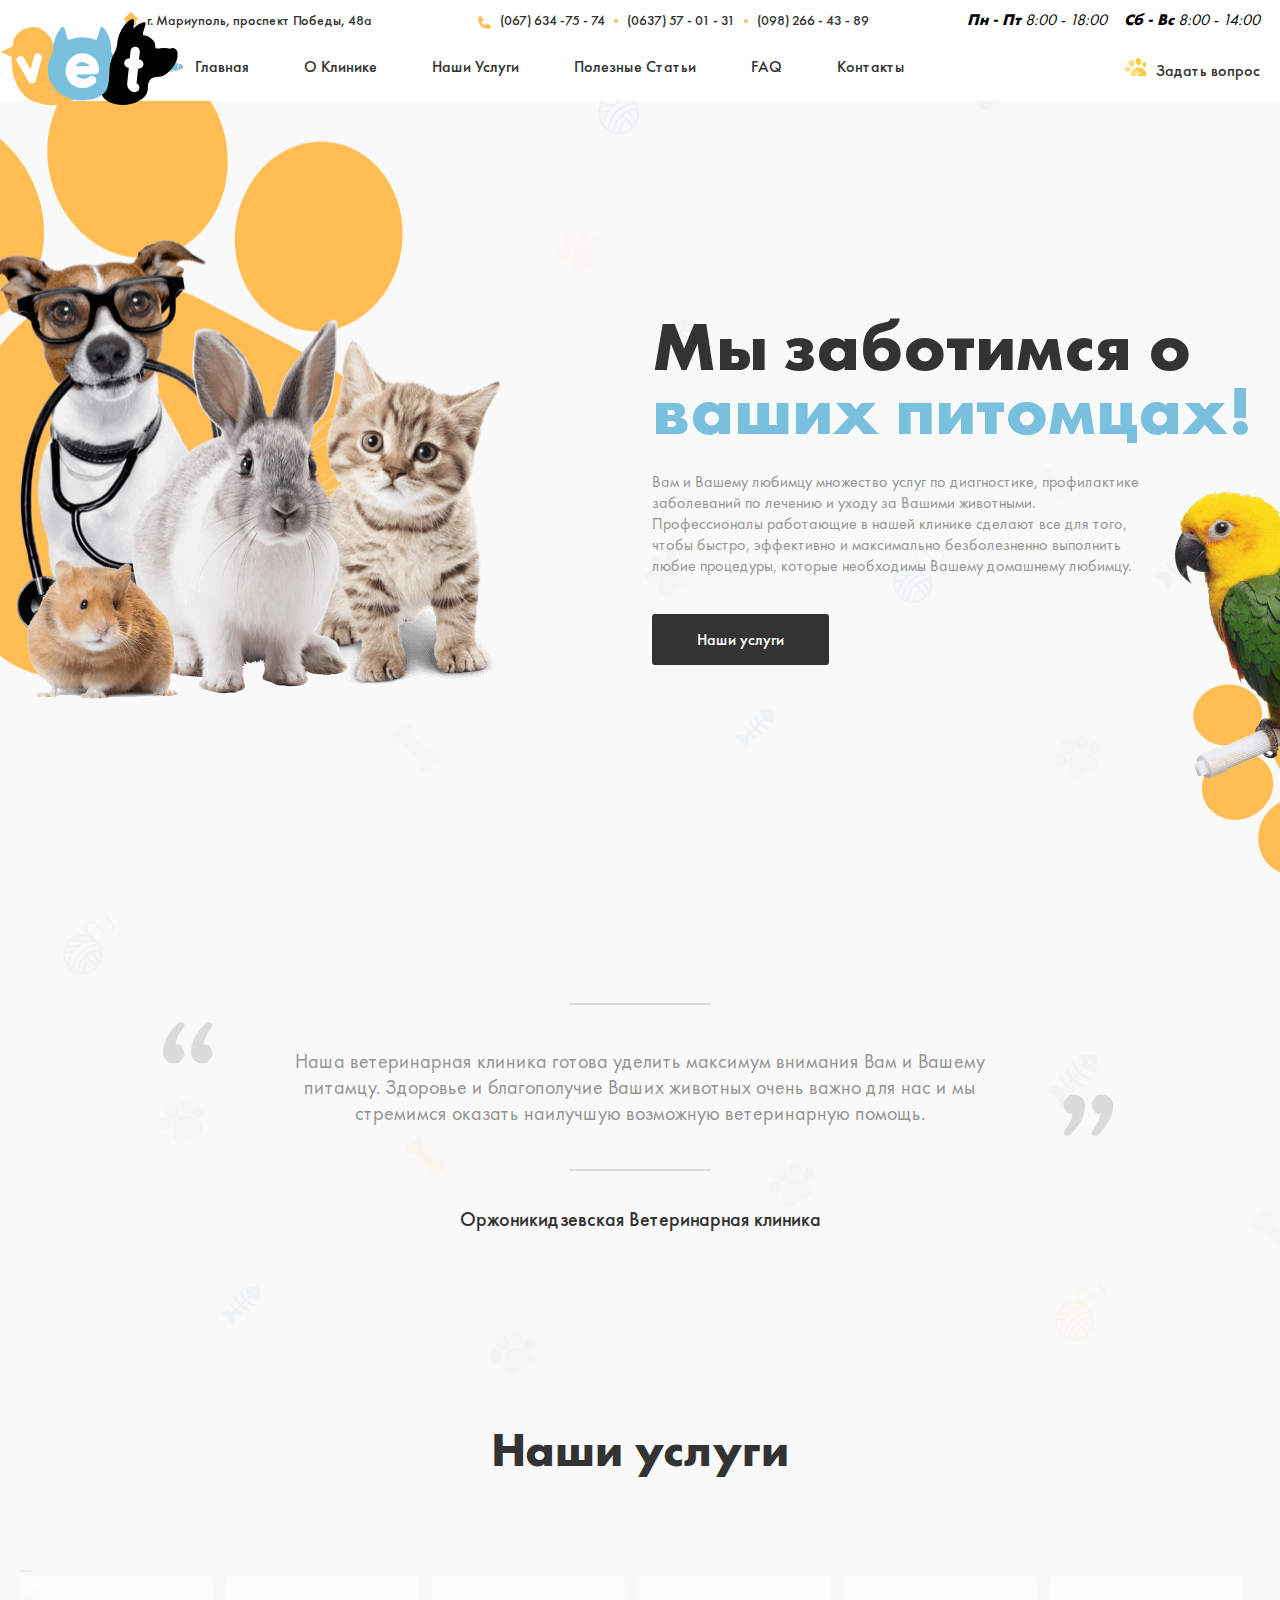
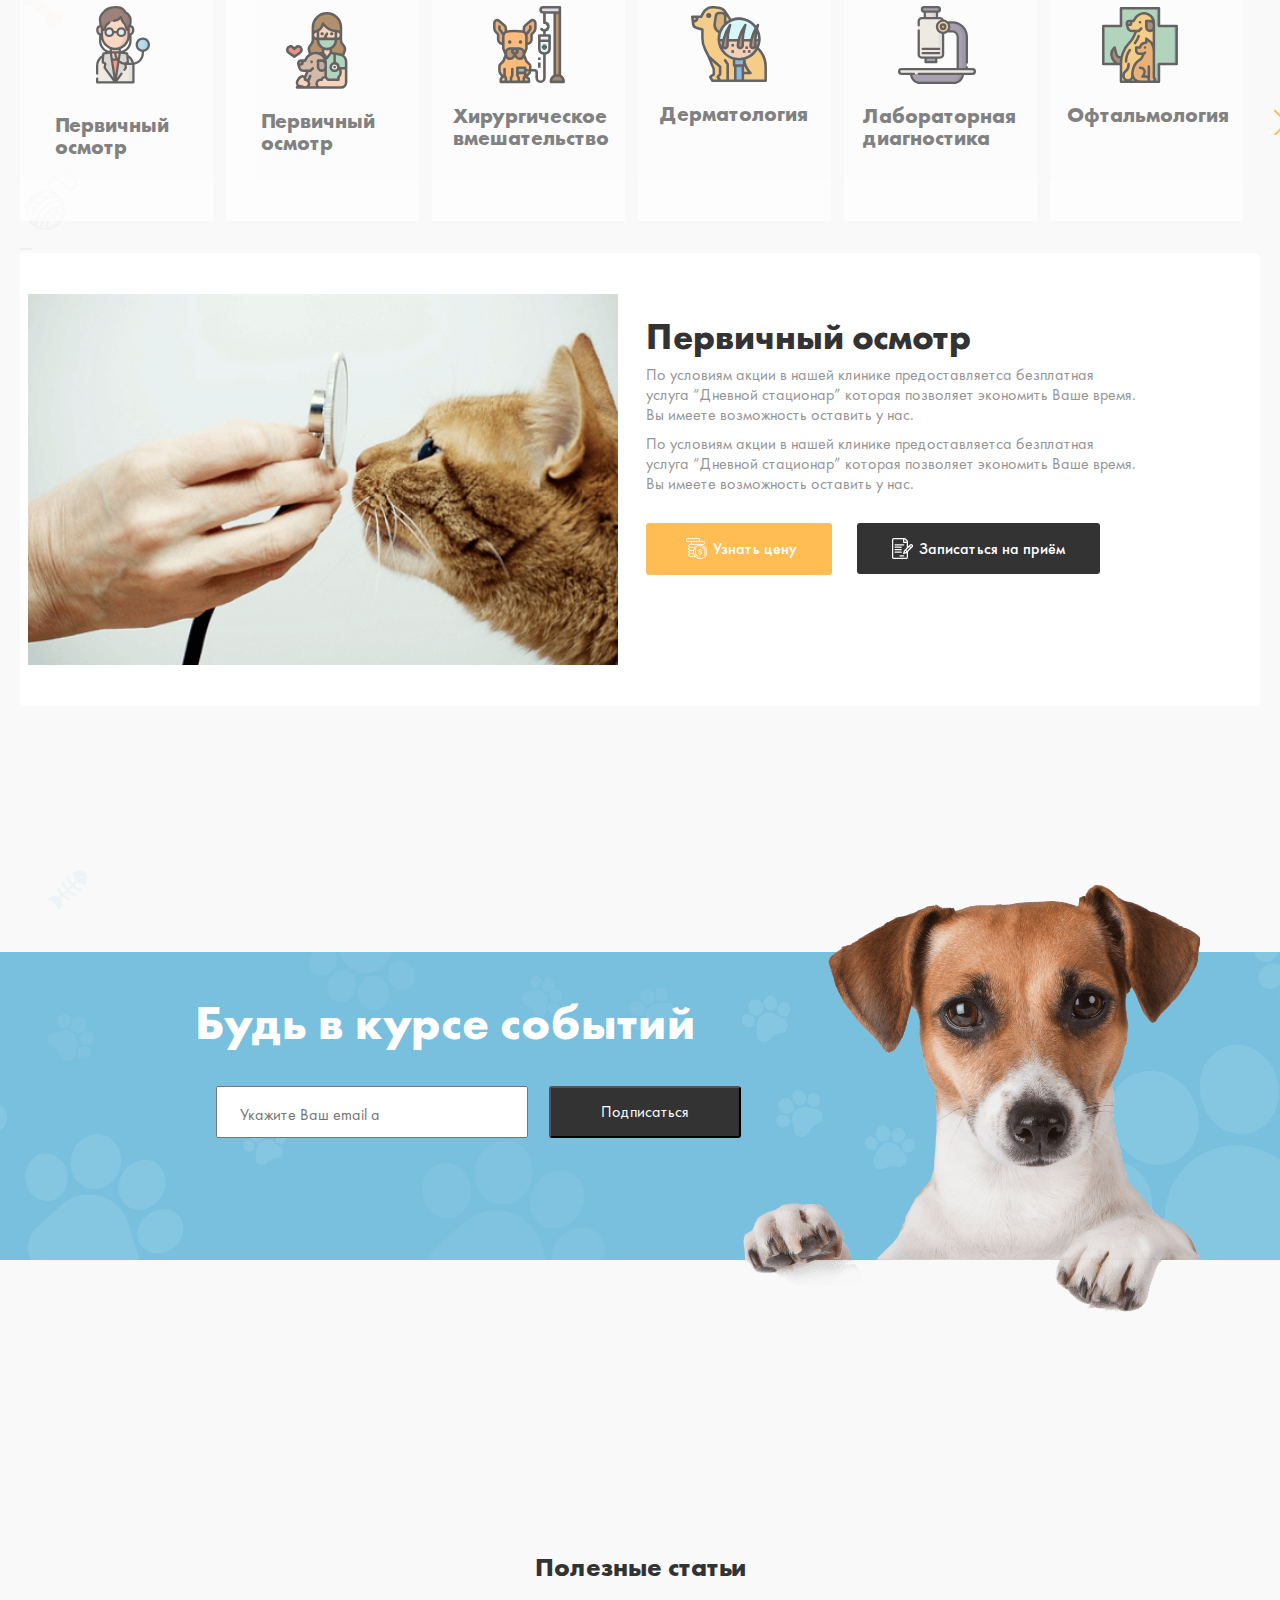
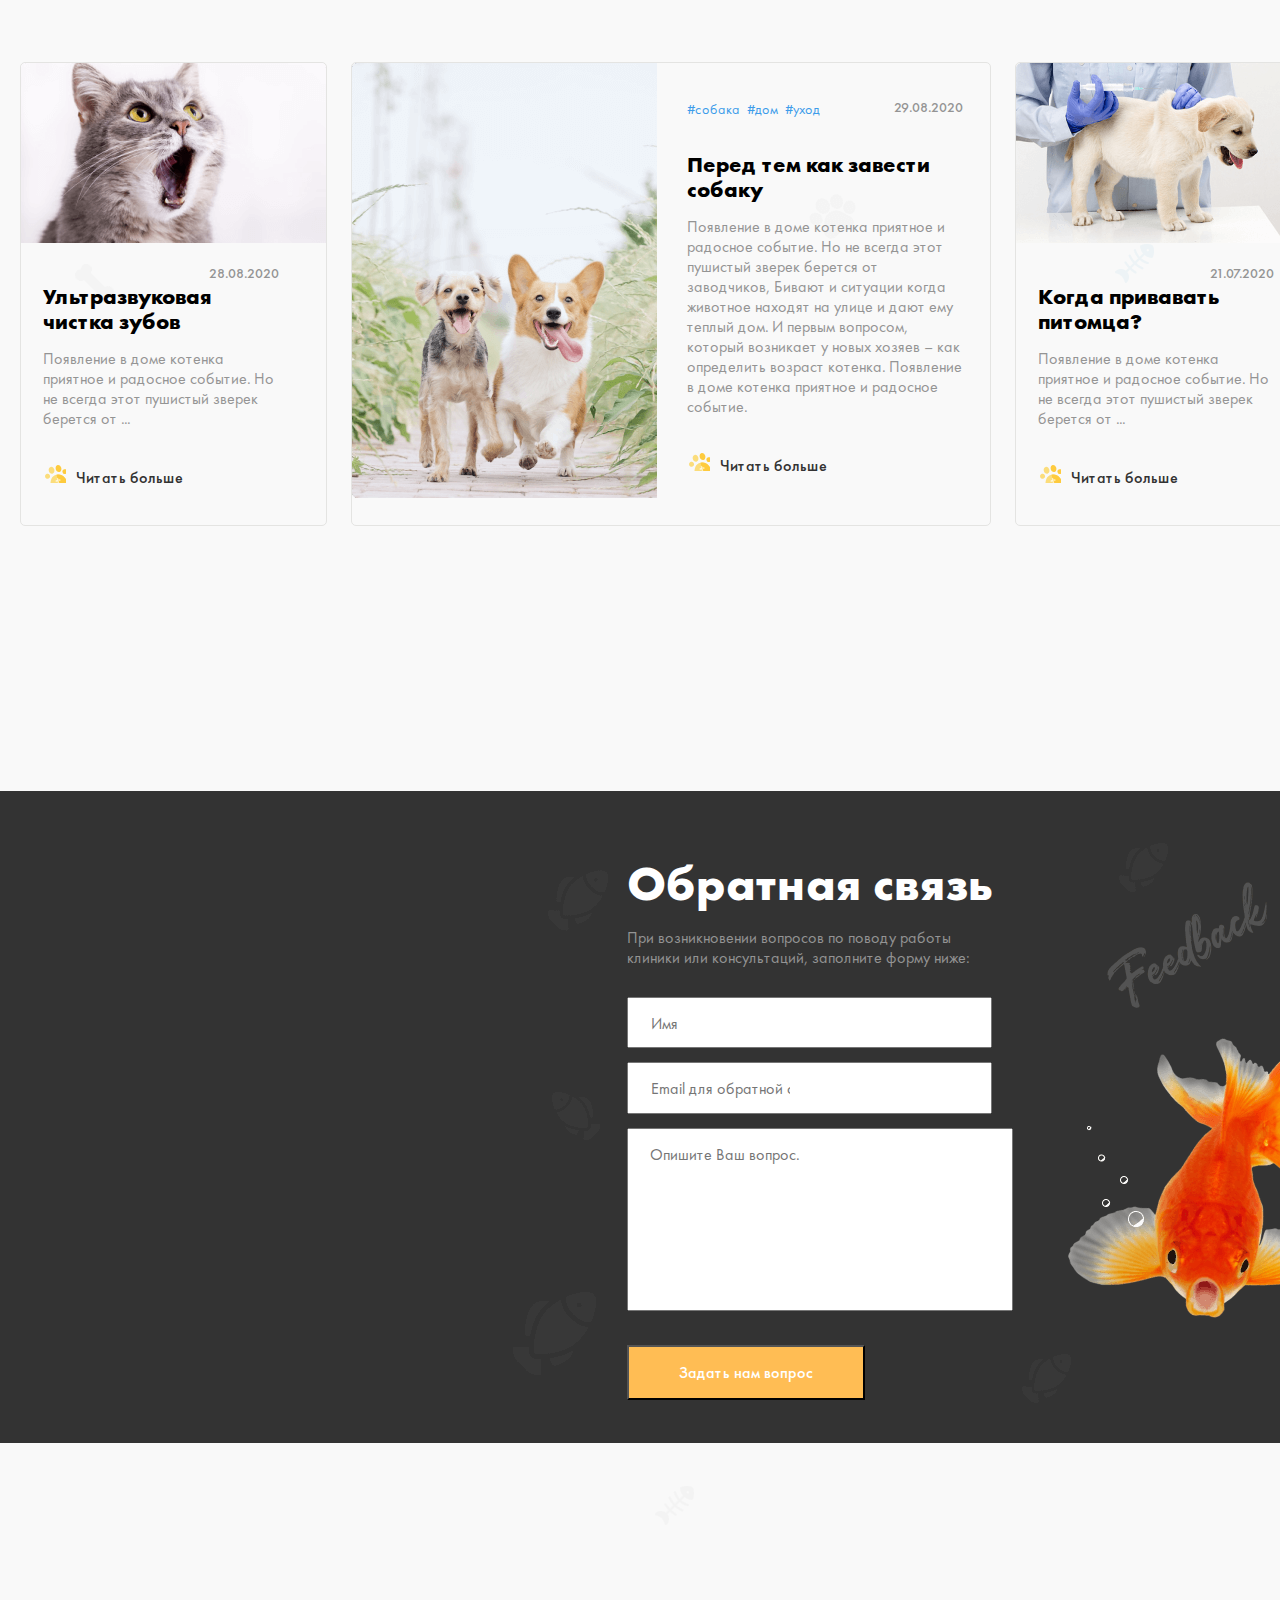
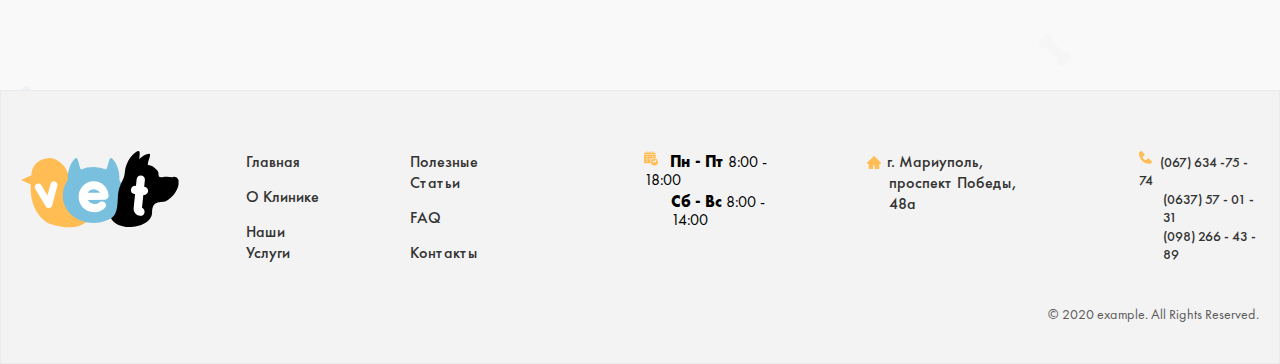
<file: index.html>
<!DOCTYPE html>
<html lang="en">
<head>
    <meta charset="UTF-8">
    <meta name="viewport" content="width=device-width, initial-scale=1.0">
    <!-- <link rel="stylesheet" href="./normalize.css"> -->
    <!-- <link rel="stylesheet" href="./main.css"> -->
    <link rel="stylesheet" href="./main.min.css">
    <title>vetclinic</title>
</head>
<body>

    <header class="site header">
        <div class="start-header">
            <div class="container">
                <address class="start-address">
                    <a class="start-header-link" target="_blank" href="https://goo.gl/maps/ChW8XejcTgmHJ6sMA">г. Мариуполь, проспект Победы, 48а</a>
                    <ul class="start-header-list">
                        <li class="start-header-list-item"><a class="start-header-item-link" href="tel:+0676347574">(067) 634 -75 - 74</a></li>
                        <li class="start-header-list-item"><a class="start-header-item-link" href="tel:+0637570131">(0637) 57 - 01 - 31</a></li>
                        <li class="start-header-list-item"><a class="start-header-item-link" href="tel:+0982664389">(098) 266 - 43 - 89</a></li>
                    </ul>
                    <ul class="start-header-last-list">
                        <li class="start-header-last-item"><strong>Пн - Пт </strong><time datetime="2023-07-05">8:00 - 18:00</time></li>
                        <li class="start-header-last-item  last-item"><strong>Сб - Вс </strong><time datetime="2023-07-05">8:00 - 14:00</time></li>
                    </ul>
                </address>
            </div>
        </div>
        <div class="end-header">
            <div class="container">
                <div class="end-header-wrapper">
                    <a class="end-header-link" href="./index.html"><img src="./images/logo.svg" width="177" height="86" alt="vetclinic's logo"></a>
                    <nav class="header-nav">
                        <ul class="end-haeader-list">
                            <li class="end-haeader-item"><a class="end-header-item-link" href="#">Главная</a></li>
                            <li class="end-haeader-item"><a class="end-header-item-link" href="#">О Клинике</a></li>
                            <li class="end-haeader-item"><a class="end-header-item-link" href="#">Наши Услуги</a></li>
                            <li class="end-haeader-item"><a class="end-header-item-link" href="#">Полезные Статьи</a></li>
                            <li class="end-haeader-item"><a class="end-header-item-link" href="./faq.html">FAQ</a></li>
                            <li class="end-haeader-item"><a class="end-header-item-link" href="./contact.html">Контакты</a></li>
                        </ul>
                    </nav>
                    <a class="end-header-last-link" href="#">Задать вопрос</a>
                </div>
            </div>
        </div>
    </header>

    <main class="site-main">
        <section class="hero">
            <div class="container">
                <div class="hero-main">
                    <div class="hero-wrapper">
                        <h1 class="hero-title">Мы заботимся о <span class="hero-title-box">ваших питомцах!</span></h1>
                        <div class="hero-desc-wrapper">
                            <p class="hero-desc">
                                Вам и Вашему любимцу множество услуг по диагностике, профилактике заболеваний по лечению и уходу за Вашими животными. Профессионалы работающие в нашей клинике сделают все для того, чтобы быстро,
                                 эффективно и максимально безболезненно выполнить любие процедуры, которые необходимы Вашему домашнему любимцу.
                            </p>
                        </div>
                        <a class="hero-link" href="#">Наши услуги</a>
                    </div>
                </div>
            </div>
        </section>

        <article class="site-article">
            <div class="container">
                <div class="article-inner">
                    <h2 class="visually-hidden">
                        Наша ветеринарная клиника готова уделить максимум внимания Вам и Вашему питамцу. 
                        Здоровье и благополучие Ваших животных очень важно для нас и мы стремимся оказать наилучшую возможную ветеринарную помощь.
                    </h2>
                    <blockquote class="site-blockquote">
                        Наша ветеринарная клиника готова уделить максимум внимания Вам и Вашему питамцу. Здоровье и благополучие Ваших животных очень 
                        важно для нас и мы стремимся оказать наилучшую возможную ветеринарную помощь.
                    </blockquote>
                    <cite class="article-cite">Оржоникидзевская Ветеринарная клиника</cite>
                </div>
            </div>
        </article>

        <section class="service-section">
            <div class="container">
                <div class="wraperrrrrrr">
                    <h2 class="service-info">Наши услуги</h2>
                <button class="buttonn" type="button"></button>
                <ol class="service-list">
                    <li class="service-list-item"><a class="service-list-item-link" href="#"><h3 class="service-list-title">Первичный осмотр</h3></a></li>
                    <li class="service-list-item"><a class="service-list-item-link" href="#"><h3 class="service-list-title">Первичный осмотр</h3></a></li>
                    <li class="service-list-item"><a class="service-list-item-link" href="#"><h3 class="service-list-title">Хирургическое вмешательство</h3></a></li>
                    <li class="service-list-item"><a class="service-list-item-link" href="#"><h3 class="service-list-title">Дерматология</h3></a></li>
                    <li class="service-list-item"><a class="service-list-item-link" href="#"><h3 class="service-list-title">Лабораторная диагностика</h3></a></li>
                    <li class="service-list-item"><a class="service-list-item-link" href="#"><h3 class="service-list-title">Офтальмология</h3></a></li>
                </ol>
                <button class="buttonnn" type="button"></button>
                <div class="service-wrapper">
                    <img class="service-wrapper-img" src="./images/cat.png" width="590" height="332" alt="cat's img">
                    <div class="service-desc-wrapper">
                        <h4 class="service-desc-wrapper-title">Первичный осмотр</h4>
                        <p class="service-desc-wrapper-text">
                            По условиям акции в нашей клинике предоставляетса безплатная услуга 
                            “Дневной стационар” которая позволяет экономить Ваше время. Вы имеете возможность оставить у нас.
                        </p>
                        <p class="service-desc-wrapper-text last-service-text">
                            По условиям акции в нашей клинике предоставляетса безплатная услуга “Дневной стационар” которая 
                            позволяет экономить Ваше время. Вы имеете возможность оставить у нас.
                        </p>
                        <div class="service-link-wrapper">
                            <a class="service-link" href="#">Узнать цену</a>
                            <a class="service-link" href="#">Записаться на приём</a>
                        </div>
                    </div>
                </div>
                </div>
            </div>
        </section>

        <article class="last-articel">
            <div class="container">
                <div class="last-articel-wrapper">
                    <h2 class="last-article-wrapper-title">Будь в курсе событий</h2>
                    <div class="form-wrapper">
                        <form class="form-wrapper" action="https://echo.htmlacademy.ru/" method="post" autocomplete="off">
                            <input class="form-input" type="email" name="user-email" aria-label="user email" placeholder="Укажите Ваш email адрес" required>
                            <button class="form-button" type="submit">Подписаться</button>
                        </form>
                    </div>
                </div>
            </div>
        </article>

        <section class="last-section">
            <div class="container">
                <h2 class="last-section-title">Полезные статьи</h2>
                <ul class="last-section-list">
                    <li class="last-section-list-item">
                        <img src="./images/mushuk.png" width="305" height="180" alt="cat's img">
                        <div class="last-section-list-item-wrapper">
                            <time class="last-section-list-time" datetime="2020-08-28">28.08.2020</time>
                            <h3 class="last-section-list-item-title">Ультразвуковая чистка зубов</h3>
                            <p class="last-section-list-item-text">Появление в доме котенка приятное и радосное событие. Но не всегда этот пушистый зверек берется от ...</p>
                            <a class="last-section-list-item-link" href="#">Читать больше</a>
                        </div>
                    </li>
                    <li class="last-section-list-item">
                        <div class="wraperr">
                            <img class="imgg" src="./images/dogs.png" width="305" height="435" alt="dog's img">
                            <div class="last-section-desc-wrapper">
                                <div class="anker-wrapper">
                                    <a class="anker-wrapper-link" href="#">#собака</a>
                                    <a class="anker-wrapper-link" href="#">#дом</a>
                                    <a class="anker-wrapper-link" href="#">#уход</a>
                                    <time class="last-section-list-time" datetime="2020-08-09">29.08.2020</time>
                                </div>
                                <h3 class="last-section-list-item-title">Перед тем как завести собаку</h3>
                                <p class="last-section-list-item-text">
                                    Появление в доме котенка приятное и радосное событие. Но не всегда этот пушистый зверек берется от заводчиков, Бивают и ситуации когда животное находят на улице и дают ему теплый дом.
                                     И первым вопросом, который возникает у новых хозяев – как определить возраст котенка. Появление в доме котенка приятное и радосное событие.
                                </p>
                                <a class="last-section-list-item-link" href="#">Читать больше</a>
                            </div>
                        </div>
                    </li>
                    <li class="last-section-list-item">
                        <img src="./images/ukol.png" width="305" height="180" alt="doctor">
                        <div class="last-section-list-item-wrapper">
                            <time class="last-section-list-time" datetime="2020-07-21">21.07.2020</time>
                            <h3 class="last-section-list-item-title">Когда привавать питомца?</h3>
                            <p class="last-section-list-item-text">Появление в доме котенка приятное и радосное событие. Но не всегда этот пушистый зверек берется от ...</p>
                            <a class="last-section-list-item-link" href="#">Читать больше</a>
                        </div>
                    </li>
                </ul>
            </div>
        </section>

        <section class="lastt-section">
            <div class="lastt-section-wrapper">
                <iframe class="site-iframe" src="https://www.google.com/maps/embed?pb=!1m18!1m12!1m3!1d2715.565682645302!2d37.642411599999996!3d47.1075844!2m3!1f0!2f0!3f0!3m2!1i1024!2i768!4f13.1!3m3!1m2!1s0x40e6e6701cd9c691%3A0xe9b99fd0268f089c!2z0L_RgNC-0YHQvy4g0J_QvtCx0LXQtNGLLCA0ONCwLCDQnNCw0YDQuNGD0L_QvtC70YwsINCU0L7QvdC10YbQutCw0Y8g0L7QsdC70LDRgdGC0YwsINCj0LrRgNCw0LjQvdCwLCA4NzUwMA!5e0!3m2!1sru!2s!4v1688664259308!5m2!1sru!2s" width="600" height="450" 
                style="border:0;" allowfullscreen="" loading="lazy" referrerpolicy="no-referrer-when-downgrade"></iframe>
                <div class="lastt-form-wrapper">
                    <h2 class="lastt-section-title">Обратная связь</h2>
                    <p class="lastt-section-text">При возникновении вопросов по поводу работы клиники или консультаций, заполните форму ниже:</p>
                    <form action="https://echo.htmlacademy.ru/" method="post" autocomplete="off">
                        <input class="user-name-input" type="text" name="user_name" aria-label="Имя" placeholder="Имя">
                        <input class="user-email-input" type="email" name="user-email" aria-label="user email" placeholder="Email для обратной связи" required>
                        <textarea class="textarea-feedback" name="user_feedback" placeholder="Опишите Ваш вопрос."></textarea>
                        <button class="user-button">Задать нам вопрос</button>
                    </form>
                </div>
            </div>
        </section>
    </main>

    <footer class="site-footer">
        <div class="container">
            <div class="footer-wrapper">
                <a href="./index.html"><img class="footer-logo" src="./images/logo.svg" width="158" height="77" alt="logo"></a>
                <ul class="footer-start-list">
                    <li class="footer-start-list-item"><a class="footer-start-list-item-link" href="#">Главная</a></li>
                    <li class="footer-start-list-item"><a class="footer-start-list-item-link" href="#">О Клинике</a></li>
                    <li class="footer-start-list-item"><a class="footer-start-list-item-link" href="#">Наши Услуги</a></li>
                </ul>
                <ul class="footer-start-listt">
                    <li class="footer-start-list-item"><a class="footer-start-list-item-link" href="#">Полезные Статьи</a></li>
                    <li class="footer-start-list-item"><a class="footer-start-list-item-link" href="./faq.html">FAQ</a></li>
                    <li class="footer-start-list-item"><a class="footer-start-list-item-link" href="./contact.html">Контакты</a></li>
                </ul>
                <ul class="time-list">
                    <li class="time-list-item"><strong>Пн - Пт </strong><time datetime="2020-07-21">8:00 - 18:00</time></li>
                    <li class="time-list-item"><strong>Сб - Вс </strong> <time datetime="2020-07-21">8:00 - 14:00</time> </li>
                </ul>
                <div class="location-wrapper">
                    <a class="location" target="_blank" href="https://goo.gl/maps/ChW8XejcTgmHJ6sMA">г. Мариуполь, проспект Победы, 48а</a>
                </div>
                <ul class="last-list">
                    <li class="last-list"><a class="last-tel" href="tel:+0676347574">(067) 634 -75 - 74</a></li>
                    <li class="last-list"><a class="last-tel" href="tel:+0637570131">(0637) 57 - 01 - 31</a></li>
                    <li class="last-list"><a class="last-tel" href="tel:0982664389">(098) 266 - 43 - 89</a></li>
                </ul>
            </div>
            <div class="last-box">
                <span class="last-mini-box">© 2020 example. All Rights Reserved.</span>
            </div>
        </div>
    </footer>
    
</body>
</html>
</file>
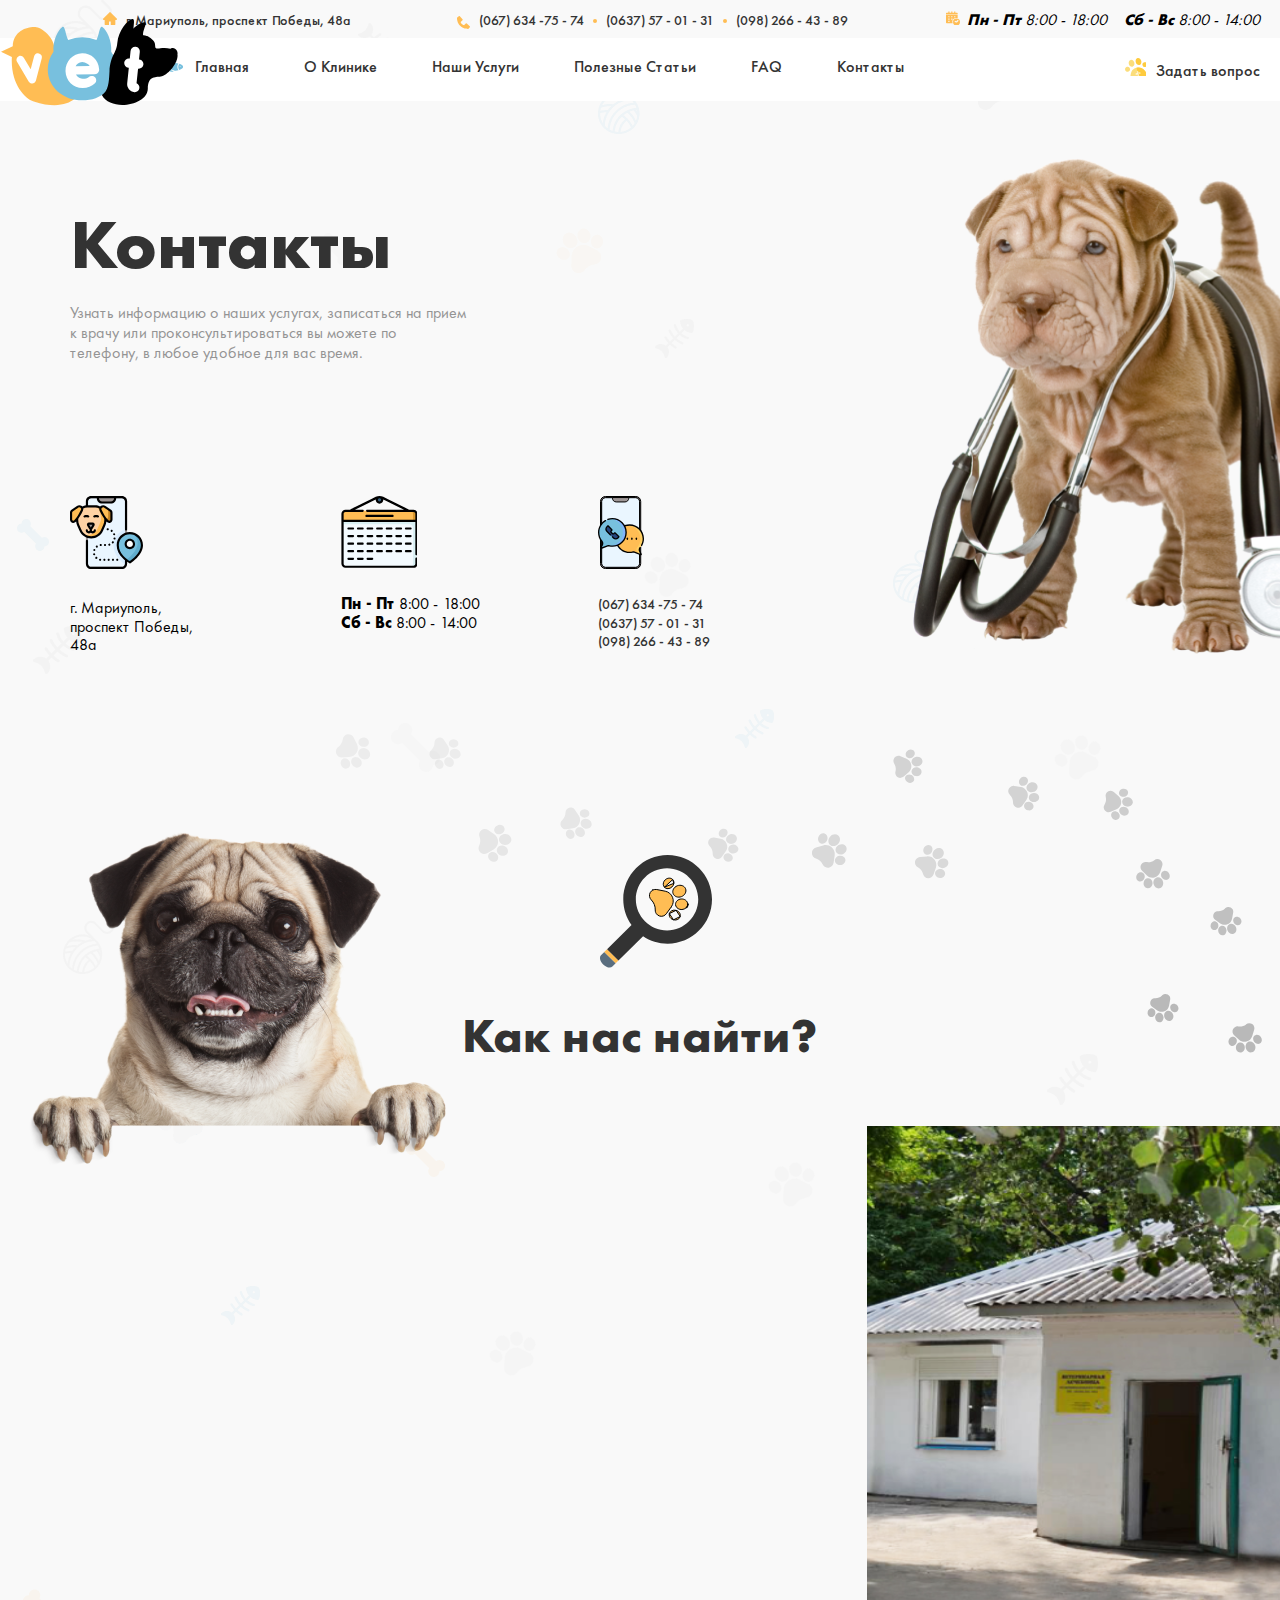
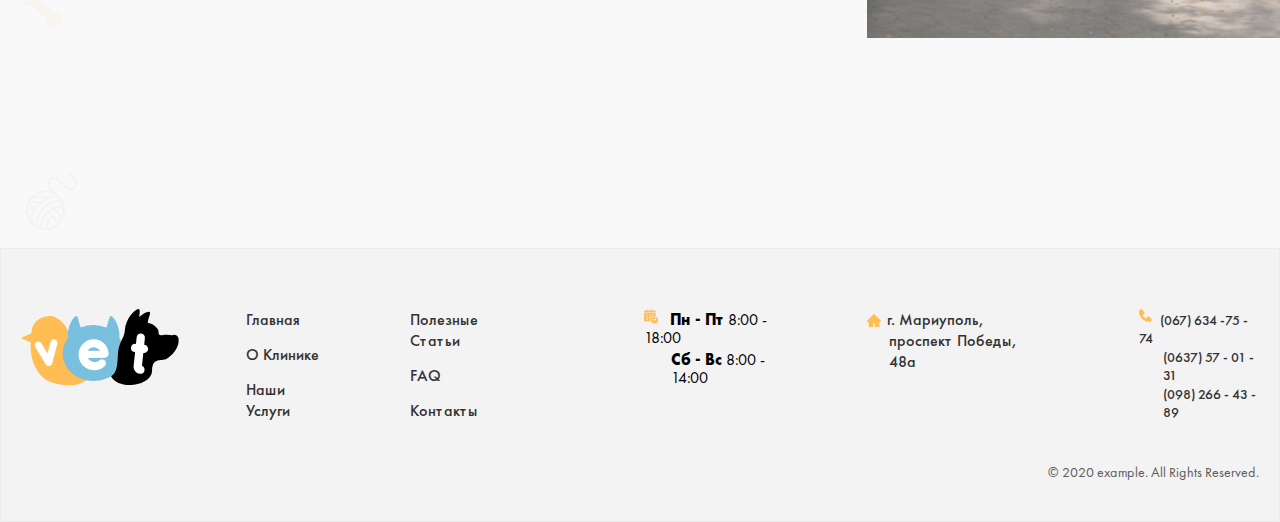
<file: contact.html>
<!DOCTYPE html>
<html lang="en">
<head>
    <meta charset="UTF-8">
    <meta name="viewport" content="width=device-width, initial-scale=1.0">
    <!-- <link rel="stylesheet" href="./normalize.css"> -->
    <!-- <link rel="stylesheet" href="./contact.css"> -->
    <link rel="stylesheet" href="./main.contact.css">
    <title>vet_2page</title>
</head>
<body>

    <header class="site-header">
        <div class="start-header">
            <div class="container">
                <address class="start-address">
                    <a class="start-header-link" target="_blank" href="https://goo.gl/maps/ChW8XejcTgmHJ6sMA">г. Мариуполь, проспект Победы, 48а</a>
                    <ul class="start-header-list">
                        <li class="start-header-list-item"><a class="start-header-item-link" href="tel:+0676347574">(067) 634 -75 - 74</a></li>
                        <li class="start-header-list-item"><a class="start-header-item-link" href="tel:+0637570131">(0637) 57 - 01 - 31</a></li>
                        <li class="start-header-list-item"><a class="start-header-item-link" href="tel:+0982664389">(098) 266 - 43 - 89</a></li>
                    </ul>
                    <ul class="start-header-last-list">
                        <li class="start-header-last-item"><strong>Пн - Пт </strong><time datetime="2023-07-05">8:00 - 18:00</time></li>
                        <li class="start-header-last-item  last-item"><strong>Сб - Вс </strong><time datetime="2023-07-05">8:00 - 14:00</time></li>
                    </ul>
                </address>
            </div>
        </div>
        <div class="end-header">
            <div class="container">
                <div class="end-header-wrapper">
                    <a class="end-header-link" href="./index.html"><img src="./images/logo.svg" width="177" height="86" alt="vetclinic's logo"></a>
                    <nav class="header-nav">
                        <ul class="end-haeader-list">
                            <li class="end-haeader-item"><a class="end-header-item-link" href="#">Главная</a></li>
                            <li class="end-haeader-item"><a class="end-header-item-link" href="#">О Клинике</a></li>
                            <li class="end-haeader-item"><a class="end-header-item-link" href="#">Наши Услуги</a></li>
                            <li class="end-haeader-item"><a class="end-header-item-link" href="#">Полезные Статьи</a></li>
                            <li class="end-haeader-item"><a class="end-header-item-link" href="#">FAQ</a></li>
                            <li class="end-haeader-item"><a class="end-header-item-link" href="#">Контакты</a></li>
                        </ul>
                    </nav>
                    <a class="end-header-last-link" href="#">Задать вопрос</a>
                </div>
            </div>
        </div>
    </header>

    <main class="site-main">
        <section class="contact-hero">
            <div class="container">
                <div class="contact-wrapper">
                    <h1 class="contact-title">Контакты</h1>
                    <p class="contact-text">
                        Узнать информацию о наших услугах, записаться на прием к врачу или проконсультироваться вы можете по телефону, в любое удобное для вас время.
                    </p>
                </div>
                <ul class="contact-list">
                    <li class="contact-item">г. Мариуполь, проспект Победы, 48а</li>
                    <li class="contact-item"> <div class="time-wrapper"><strong>Пн - Пт </strong><time datetime="2023-07-05">8:00 - 18:00</time>
                    </div><strong>Сб - Вс </strong><time>8:00 - 14:00</time> </li>
                    <li class="contact-item">
                        <ul class="contact-tel-list">
                        <li><a class="start-header-item-link" href="tel:+0676347574">(067) 634 -75 - 74</a></li>
                        <li><a class="start-header-item-link" href="tel:+0637570131">(0637) 57 - 01 - 31</a></li>
                        <li><a class="start-header-item-link" href="tel:+0982664389">(098) 266 - 43 - 89</a></li>
                    </ul></li>
                </ul>
            </div>
        </section>

        <section class="last-contact-section">
            <div class="container">
                <h2 class="last-section-title">Как нас найти?</h2>
                <div class="last-contact-section-wrapper">
                    <div class="last-contact-iframe">
                        <iframe class="contact-iframe"  src="https://www.google.com/maps/embed?pb=!1m18!1m12!1m3!1d2715.565682645302!2d37.  642411599999996!3d47.1075844!2m3!1f0!2f0!3f0!3m2!1i1024!2i768!4f13.     1!3m3!1m2!1s0x40e6e6701cd9c691%3A0xe9b99fd0268f089c!2z0L_RgNC-0YHQvy4g0J_QvtCx0LXQtNGLLCA0ONCwLCDQnNCw0YDQuNGD0L_QvtC70YwsINCU0L7QvdC10YbQutCw0Y8g0L7QsdC70LDRgdGC0YwsINCj0LrRgNCw0LjQvdCwLCA4NzUwMA!5e0!3m2!1sru!2s!4v1688664259308!5m2!1sru!2s" width="847"  height="466" 
                        style="border:0;" allowfullscreen="" loading="lazy" referrerpolicy="no-referrer-when-downgrade"></iframe>
                    </div>
                    <img class="last-contact-img" src="./images/contact-home.png" width="769" height="512" alt="home">
                </div>
            </div>
        </section>

    </main>

    <footer class="site-footer">
        <div class="container">
            <div class="footer-wrapper">
                <a href="./index.html"><img class="footer-logo" src="./images/logo.svg" width="158" height="77" alt="logo"></a>
                <ul class="footer-start-list">
                    <li class="footer-start-list-item"><a class="footer-start-list-item-link" href="#">Главная</a></li>
                    <li class="footer-start-list-item"><a class="footer-start-list-item-link" href="#">О Клинике</a></li>
                    <li class="footer-start-list-item"><a class="footer-start-list-item-link" href="#">Наши Услуги</a></li>
                </ul>
                <ul class="footer-start-listt">
                    <li class="footer-start-list-item"><a class="footer-start-list-item-link" href="#">Полезные Статьи</a></li>
                    <li class="footer-start-list-item"><a class="footer-start-list-item-link" href="#">FAQ</a></li>
                    <li class="footer-start-list-item"><a class="footer-start-list-item-link" href="#">Контакты</a></li>
                </ul>
                <ul class="time-list">
                    <li class="time-list-item"><strong>Пн - Пт </strong><time datetime="2020-07-21">8:00 - 18:00</time></li>
                    <li class="time-list-item"><strong>Сб - Вс </strong> <time datetime="2020-07-21">8:00 - 14:00</time> </li>
                </ul>
                <div class="location-wrapper">
                    <a class="location" target="_blank" href="https://goo.gl/maps/ChW8XejcTgmHJ6sMA">г. Мариуполь, проспект Победы, 48а</a>
                </div>
                <ul class="last-list">
                    <li class="last-list"><a class="last-tel" href="tel:+0676347574">(067) 634 -75 - 74</a></li>
                    <li class="last-list"><a class="last-tel" href="tel:+0637570131">(0637) 57 - 01 - 31</a></li>
                    <li class="last-list"><a class="last-tel" href="tel:0982664389">(098) 266 - 43 - 89</a></li>
                </ul>
            </div>
            <div class="last-box">
                <span class="last-mini-box">© 2020 example. All Rights Reserved.</span>
            </div>
        </div>
    </footer>

    
</body>
</html>
</file>
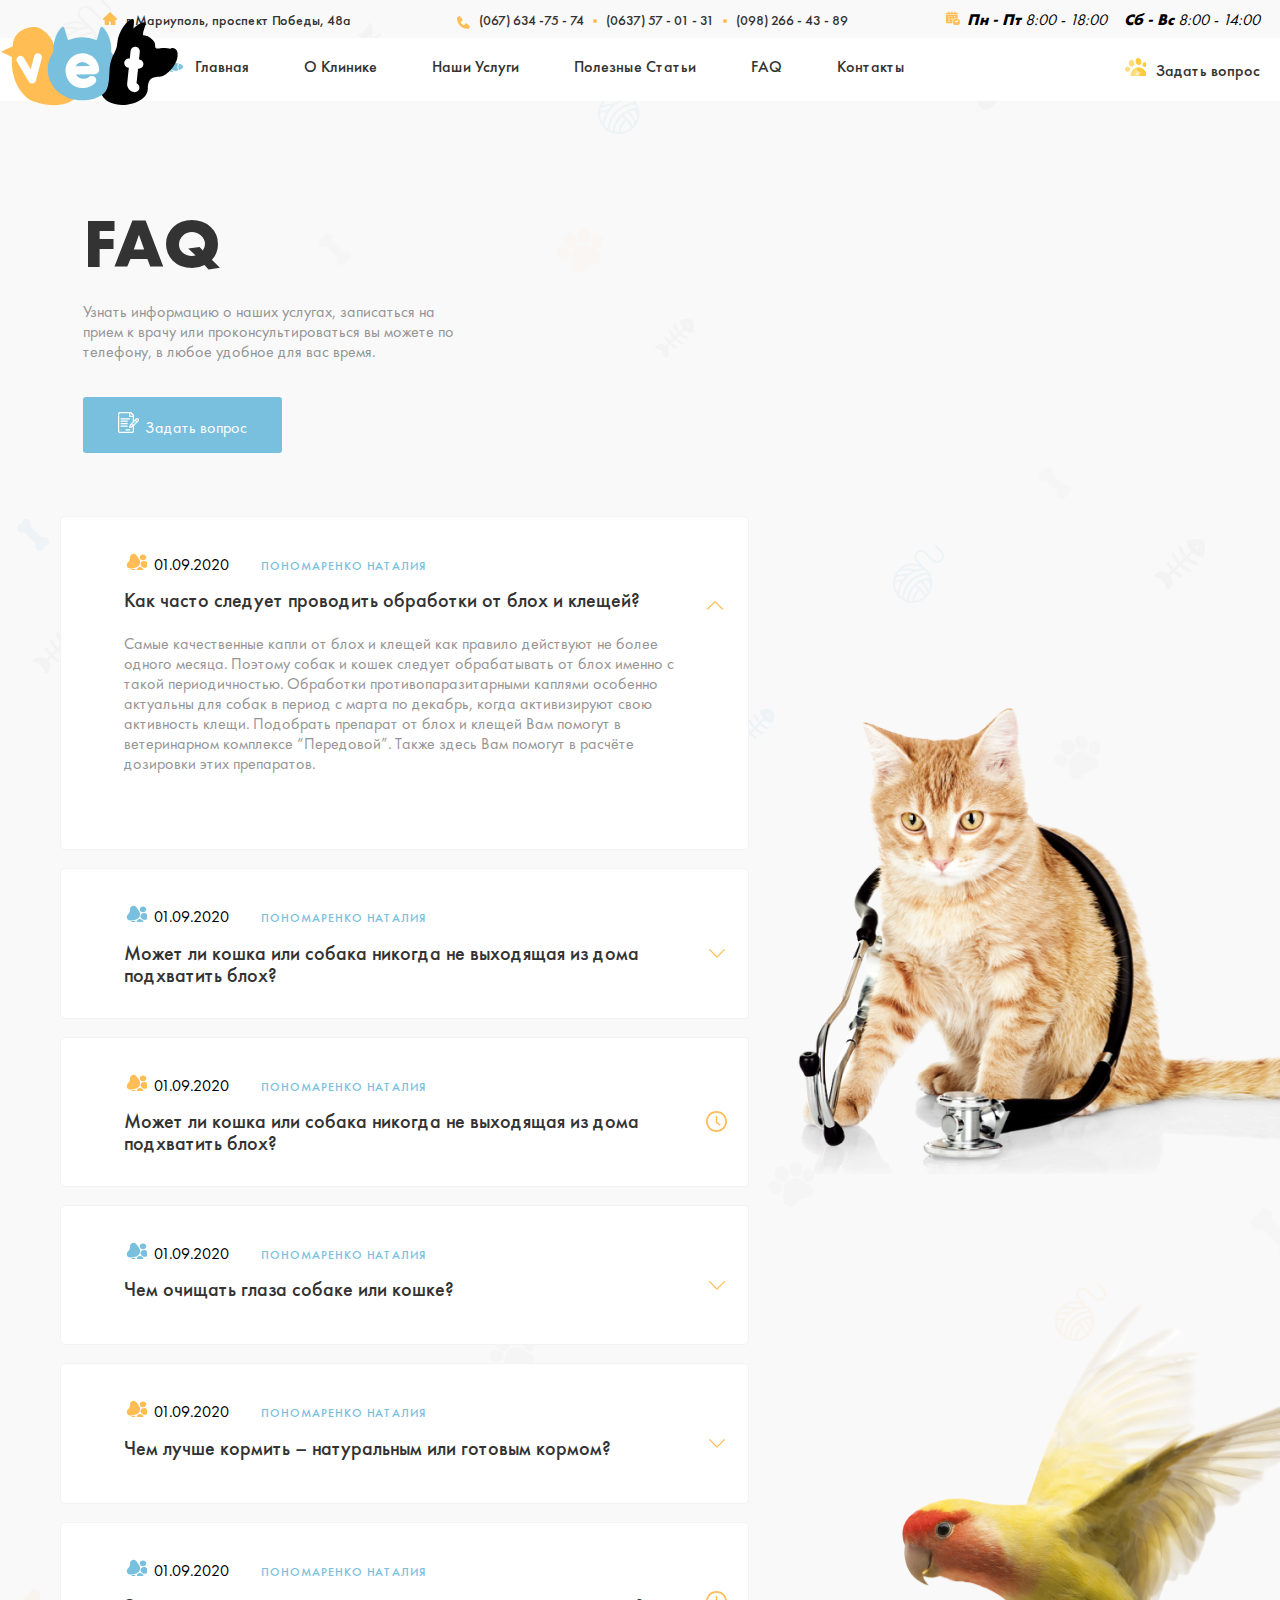
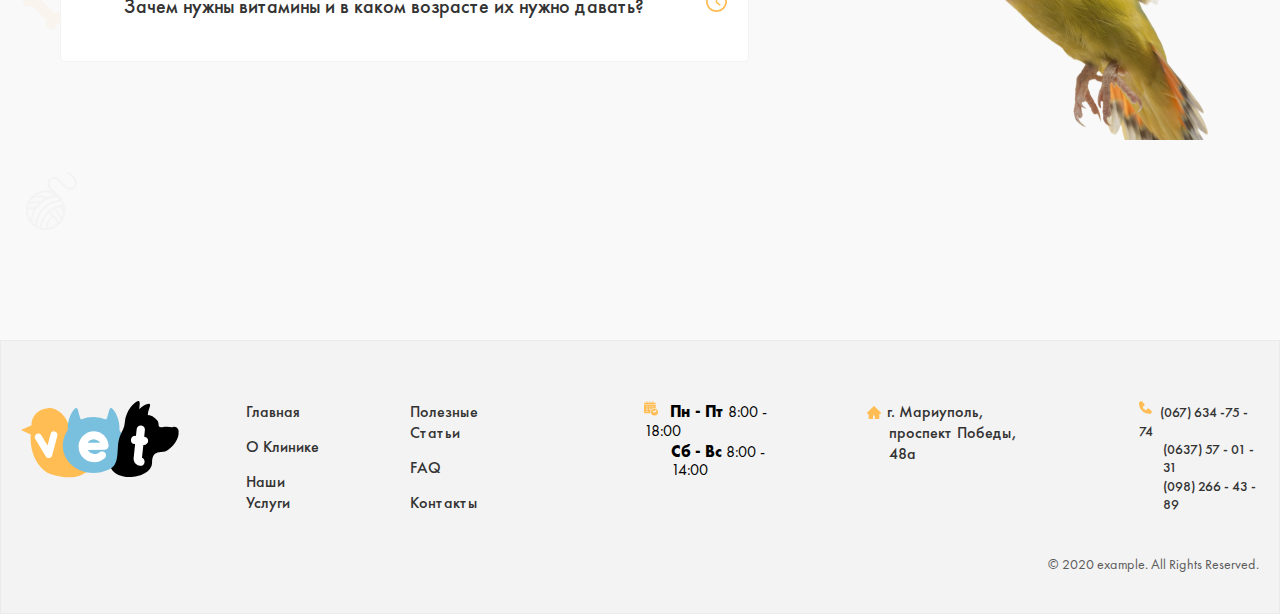
<file: faq.html>
<!DOCTYPE html>
<html lang="en">
<head>
    <meta charset="UTF-8">
    <meta name="viewport" content="width=device-width, initial-scale=1.0">
    <!-- <link rel="stylesheet" href="./normalize.css"> -->
    <!-- <link rel="stylesheet" href="./main.faq.css"> -->
    <link rel="stylesheet" href="./faq.css">
    <title>vet_FAQ</title>
</head>
<body>

    <header class="site header">
        <div class="start-header">
            <div class="container">
                <address class="start-address">
                    <a class="start-header-link" target="_blank" href="https://goo.gl/maps/ChW8XejcTgmHJ6sMA">г. Мариуполь, проспект Победы, 48а</a>
                    <ul class="start-header-list">
                        <li class="start-header-list-item"><a class="start-header-item-link" href="tel:+0676347574">(067) 634 -75 - 74</a></li>
                        <li class="start-header-list-item"><a class="start-header-item-link" href="tel:+0637570131">(0637) 57 - 01 - 31</a></li>
                        <li class="start-header-list-item"><a class="start-header-item-link" href="tel:+0982664389">(098) 266 - 43 - 89</a></li>
                    </ul>
                    <ul class="start-header-last-list">
                        <li class="start-header-last-item"><strong>Пн - Пт </strong><time datetime="2023-07-05">8:00 - 18:00</time></li>
                        <li class="start-header-last-item  last-item"><strong>Сб - Вс </strong><time datetime="2023-07-05">8:00 - 14:00</time></li>
                    </ul>
                </address>
            </div>
        </div>
        <div class="end-header">
            <div class="container">
                <div class="end-header-wrapper">
                    <a class="end-header-link" href="./index.html"><img src="./images/logo.svg" width="177" height="86" alt="vetclinic's logo"></a>
                    <nav class="header-nav">
                        <ul class="end-haeader-list">
                            <li class="end-haeader-item"><a class="end-header-item-link" href="#">Главная</a></li>
                            <li class="end-haeader-item"><a class="end-header-item-link" href="#">О Клинике</a></li>
                            <li class="end-haeader-item"><a class="end-header-item-link" href="#">Наши Услуги</a></li>
                            <li class="end-haeader-item"><a class="end-header-item-link" href="#">Полезные Статьи</a></li>
                            <li class="end-haeader-item"><a class="end-header-item-link" href="#">FAQ</a></li>
                            <li class="end-haeader-item"><a class="end-header-item-link" href="./contact.html">Контакты</a></li>
                        </ul>
                    </nav>
                    <a class="end-header-last-link" href="#">Задать вопрос</a>
                </div>
            </div>
        </div>
    </header>

    <main class="question">
        <section class="question__section">
            <div class="container">
                <div class="question__section-wrapper">
                    <h1 class="question__title">FAQ</h1>
                    <h2 class="visually-hidden"></h2>
                    <p class="question__desc">
                        Узнать информацию о наших услугах, записаться на прием к врачу или проконсультироваться вы можете по телефону, в любое удобное для вас время.
                    </p>
                    <a class="question__link" href="#">Задать вопрос</a>
                </div>
                <ul class="question-list list">
                    <li class="list__item">
                        <time class="list__time" datetime="2020-09-01">01.09.2020</time>
                        <a class="list__link" href="#">Пономаренко Наталия</a>
                        <h3 class="list__title">Как часто следует проводить обработки от блох и клещей?</h3>
                        <div class="list__desc-wrapper">
                            <p class="list__text">
                                Самые качественные капли от блох и клещей как правило действуют не более одного месяца. Поэтому собак и кошек следует обрабатывать от блох именно с такой периодичностью. Обработки противопаразитарными каплями особенно актуальны для собак в период с марта по декабрь, когда активизируют свою активность клещи. Подобрать препарат от блох и клещей Вам помогут в ветеринарном комплексе “Передовой”. Также здесь Вам помогут в расчёте дозировки этих препаратов.
                            </p>
                        </div>
                    </li>
                    <li class="list__item">
                        <time class="list__time list__time--next" datetime="2020-09-01">01.09.2020</time>
                        <a class="list__link" href="#">Пономаренко Наталия</a>
                        <div class="list__subtitle-wrapper">
                            <h3 class="list__title list__title--next">Может ли кошка или собака никогда не выходящая из дома подхватить блох?</h3>
                        </div>
                    </li>
                    <li class="list__item">
                        <time class="list__time" datetime="2020-09-01">01.09.2020</time>
                        <a class="list__link" href="#">Пономаренко Наталия</a>
                        <div class="list__subtitle-wrapper">
                            <h3 class="list__title list__title--next">Может ли кошка или собака никогда не выходящая из дома подхватить блох?</h3>
                        </div>
                    </li>
                    <li class="list__item">
                        <time class="list__time list__time--next" datetime="2020-09-01">01.09.2020</time>
                        <a class="list__link" href="#">Пономаренко Наталия</a>
                        <div class="list__subtitle-wrapper">
                            <h3 class="list__title list__title--next">Чем очищать глаза собаке или кошке?</h3>
                        </div>
                    </li>
                    <li class="list__item">
                        <time class="list__time" datetime="2020-09-01">01.09.2020</time>
                        <a class="list__link" href="#">Пономаренко Наталия</a>
                        <div class="list__subtitle-wrapper">
                            <h3 class="list__title list__title--next">Чем лучше кормить – натуральным или готовым кормом?</h3>
                        </div>
                    </li>
                    <li class="list__item">
                        <time class="list__time list__time--next" datetime="2020-09-01">01.09.2020</time>
                        <a class="list__link" href="#">Пономаренко Наталия</a>
                        <div class="list__subtitle-wrapper">
                            <h3 class="list__title list__title--next">Зачем нужны витамины и в каком возрасте их нужно давать?</h3>
                        </div>
                    </li>
                </ul>
            </div>
        </section>
    </main>

    <footer class="site-footer">
        <div class="container">
            <div class="footer-wrapper">
                <a href="./index.html"><img class="footer-logo" src="./images/logo.svg" width="158" height="77" alt="logo"></a>
                <ul class="footer-start-list">
                    <li class="footer-start-list-item"><a class="footer-start-list-item-link" href="#">Главная</a></li>
                    <li class="footer-start-list-item"><a class="footer-start-list-item-link" href="#">О Клинике</a></li>
                    <li class="footer-start-list-item"><a class="footer-start-list-item-link" href="#">Наши Услуги</a></li>
                </ul>
                <ul class="footer-start-listt">
                    <li class="footer-start-list-item"><a class="footer-start-list-item-link" href="#">Полезные Статьи</a></li>
                    <li class="footer-start-list-item"><a class="footer-start-list-item-link" href="./faq.html">FAQ</a></li>
                    <li class="footer-start-list-item"><a class="footer-start-list-item-link" href="./contact.html">Контакты</a></li>
                </ul>
                <ul class="time-list">
                    <li class="time-list-item"><strong>Пн - Пт </strong><time datetime="2020-07-21">8:00 - 18:00</time></li>
                    <li class="time-list-item"><strong>Сб - Вс </strong> <time datetime="2020-07-21">8:00 - 14:00</time> </li>
                </ul>
                <div class="location-wrapper">
                    <a class="location" target="_blank" href="https://goo.gl/maps/ChW8XejcTgmHJ6sMA">г. Мариуполь, проспект Победы, 48а</a>
                </div>
                <ul class="last-list">
                    <li class="last-list"><a class="last-tel" href="tel:+0676347574">(067) 634 -75 - 74</a></li>
                    <li class="last-list"><a class="last-tel" href="tel:+0637570131">(0637) 57 - 01 - 31</a></li>
                    <li class="last-list"><a class="last-tel" href="tel:0982664389">(098) 266 - 43 - 89</a></li>
                </ul>
            </div>
            <div class="last-box">
                <span class="last-mini-box">© 2020 example. All Rights Reserved.</span>
            </div>
        </div>
    </footer>
    
</body>
</html>
</file>
<file: main.css>
* {
    -webkit-box-sizing: border-box;
            box-sizing: border-box;
}

html {
    height: 100%;
}

@font-face {
    font-display: swap;
    font-family: "Futura PT";
    font-weight: 400;
    src: url("./fonts/FuturaPT-Book.woff") format("woff"),
    url("./fonts/FuturaPT-Book.woff2") format("woff2");
}

@font-face {
    font-display: swap;
    font-family: "Futura PT";
    font-weight: 500;
    src: url("./fonts/FuturaPT-Medium.woff") format("woff"),
    url("./fonts/FuturaPT-Medium.woff2") format("woff2");
}

@font-face {
    font-display: swap;
    font-family: "Futura PT";
    font-weight: 700;
    src: url("./fonts/FuturaPT-Bold.woff") format("woff"),
    url("./fonts/FuturaPT-Bold.woff2") format("woff2");
}

body {
    display: -webkit-box;
    display: -ms-flexbox;
    display: flex;
    -webkit-box-orient: vertical;
    -webkit-box-direction: normal;
        -ms-flex-direction: column;
            flex-direction: column;
    height: 100%;
    margin: 0;
    font-family: "Futura PT";
    font-weight: 400;
    background-image: url("./images/bg.png");
    background-color: #f9f9f9;
}
main {
    -webkit-box-flex: 1;
        -ms-flex-positive: 1;
            flex-grow: 1;
}

img {
    display: block;
    height: auto;
}

.container {
    max-width: 1350px;
    width: 100%;
    margin: 0 auto;
    padding: 0 20px;
}


/* start-footer */

.start-header {
    background-color: #fff;
}

.start-address {
    display: -webkit-box;
    display: -ms-flexbox;
    display: flex;
    -webkit-box-align: center;
        -ms-flex-align: center;
            align-items: center;
    -webkit-box-pack: end;
        -ms-flex-pack: end;
            justify-content: flex-end;
    padding-top: 11px;
    padding-bottom: 9px;
}

.start-header-link {
    text-decoration: none;
    margin-right: 106px;
    font-style: normal;
    color: #333;
    font-size: 14px;
    font-family: "Futura PT";
    font-weight: 500;
    line-height: normal;
}

.start-header-link::before {
    display: inline-block;
    background-image: url("./images/home.svg");
    background-repeat: no-repeat;
    content:"" ;
    width: 14px;
    height: 13px;
    margin-right: 9px;
    
}

.start-header-list {
    display: -webkit-box;
    display: -ms-flexbox;
    display: flex;
    list-style: none;
    margin-top: 0;
    margin-right: 98px;
    margin-bottom: 0;
    padding-left: 0;
}

.start-header-list::before {
    display: inline-block;
    background-image: url("./images/tel.svg");
    background-repeat: no-repeat;
    content:"" ;
    width: 13px;
    height: 13px;
    margin-top: 5px;
    margin-right: 9px;
}

.start-header-list-item:nth-child(2)::before {
    display: inline-block;
    content:"" ;
    margin-right: 9px;
    margin-bottom: 2px;
    margin-left: 9px;
    width: 4px;
    height: 4px;
    border-radius: 4px;
    background-color: #ffbd54;
}

.start-header-list-item:nth-child(2)::after {
    display: inline-block;
    content:"" ;
    margin-right: 9px;
    margin-bottom: 2px;
    margin-left: 9px;
    width: 4px;
    height: 4px;
    border-radius: 4px;
    background-color: #ffbd54;
}

.start-header-item-link {
    text-decoration: none;
    color: #333;
    font-size: 14px;
    font-family: "Futura PT";
    font-style: normal;
    font-weight: 500;
    line-height: normal;
}

.start-header-item-link:hover {
    color: #ffbd54;
}

.start-header-item-link:active {
    color: #333;
    font-size: 14px;
    font-family: "Futura PT";
    font-weight: 500;
    line-height: normal;
    opacity: 0.6;
}

.start-header-last-list {
    display: -webkit-box;
    display: -ms-flexbox;
    display: flex;
    list-style: none;
    margin-top: 0;
    margin-bottom: 0;
    padding-left: 0;
}

.start-header-last-item {
    margin-right: 17px;
}

.last-item  {
    margin-right: 0;
}

/* end-footer */

.end-header {
    background-color: #fff;
}

.end-header-wrapper {
    position: relative;
    display: -webkit-box;
    display: -ms-flexbox;
    display: flex;
    -webkit-box-pack: end;
        -ms-flex-pack: end;
            justify-content: flex-end;
    padding-top: 18px;
    padding-bottom: 20px;
}

.header-nav {
    margin-right: 163px;
}

.end-header-link {
    position: absolute;
    z-index: 1;
    top: -19px;
    left: -19px
}

.end-header-link:hover {
    opacity: 0.8;
}

.end-header-link:active {
    opacity: 0.6;
}

.end-haeader-list {
    display: -webkit-box;
    display: -ms-flexbox;
    display: flex;
    margin-top: 0;
    margin-bottom: 0;
    padding-left: 0;
    list-style: none;
}

.end-haeader-list::before {
    display: inline-block;
    background-image: url("./images/fish.svg");
    background-repeat: no-repeat;
    content:"" ;
    width: 20px;
    height: 20px;
    margin-right: 12px; 
}

.end-haeader-item {
    margin-right: 55px;
}

.end-header-item-link {
    text-decoration: none;
    color: #333;
    font-family: "Futura PT";
    font-weight: 500;
    line-height: normal;
}

.end-header-item-link:hover {
    border-bottom: 4px solid #ff0;
}

.end-header-item-link:active {
    opacity: 0.6;
}

.end-header-last-link {
    text-decoration: none;
    color: #333;
    font-family: "Futura PT";
    font-weight: 500;
    line-height: normal;
}

.end-header-last-link:hover {
    border-bottom: 4px solid #ff0;
}

.end-header-last-link:active {
    opacity: 0.6;
}

.end-header-last-link::before {
    display: inline-block;
    background-image: url("./images/pet.svg");
    background-repeat: no-repeat;
    content:"" ;
    width: 23px;
    height: 20px;
    margin-right: 10px; 
}

/* start-hero */

.site-main {
    padding-bottom: 247px;
}

.hero {
    background-image: url("./images/animals.png"), url("./images/parrot.png");
    background-repeat: no-repeat;
    background-position: calc(50% + -542px) calc(50% - 213px), calc(50% + 679px) calc(50% + 154px);
    padding-bottom: 353px;
}

.hero-main {
    display: -webkit-box;
    display: -ms-flexbox;
    display: flex;
    -webkit-box-pack: end;
        -ms-flex-pack: end;
            justify-content: flex-end;
}

.hero-wrapper {
    display: block;
    width: 608px;
    padding-top: 213px;
}

.hero-title {
    margin-top: 0;
    margin-bottom: 29px;
    color: #333;
    font-size: 70px;
    font-family: "Futura PT";
    font-weight: 700;
    line-height: 64px;
}

.hero-title-box {
    color: #78c0de;
}

.hero-desc-wrapper {
    width: 495px;
}

.hero-desc {
    color: #949494;
    font-family: "Futura PT";
    font-weight: 400;
    line-height: 21px;
    margin-bottom: 53px;
}

.hero-link {
    text-decoration: none;
    border-radius: 3px;
    padding: 15px 45px;
    color: #fff;
    background-color: #333;
    color: #FFF;
    font-family: "Futura PT";
    font-weight: 500;
    line-height: normal;
}

.hero-link:hover {
    color: #333;
    background-color: #FFBD54;
}

.hero-link:active {
    opacity: 0.6;
}

/* article */

.site-article {
    background-image: url("./images/qoshtirno.svg"), url("./images/qoshtirnoq.svg");
    background-repeat: no-repeat;
    background-position: calc(50% - 452px) calc(50% - 170px), calc(50% + 448px) calc(50% - 98px);
    padding-bottom: 191px;
}


.article-inner {
    display: block;
    width: 753px;
    margin-right: auto;
    margin-left: auto;
}

.visually-hidden {
    position: absolute;
    width: 1px;
    height: 1px;
    margin: -1px;
    padding: 0;
    overflow: hidden;
    border: 0;
    clip: rect(0 0 0 0)
}


.site-blockquote {
    color: #949494;
    text-align: center;
    font-size: 20px;
    margin: 0;
    font-family: "Futura PT";
    font-style: normal;
    font-weight: 400;
    line-height: normal;
}

.site-blockquote::before {
    display: block;
    width: 140px;
    border: 1px solid #dbdbdb;
    content:"" ;
    margin-right: auto;
    margin-bottom: 43px;
    margin-left: auto;
}

.site-blockquote::after {
    display: block;
    width: 140px;
    border: 1px solid #dbdbdb;
    content:"" ;
    margin-right: auto;
    margin-top: 43px;
    margin-bottom: 35px;
    margin-left: auto;
}

.article-cite {
    display: block;
    color: #333;
    font-size: 20px;
    font-family: "Futura PT";
    font-style: normal;
    font-weight: 500;
    line-height: normal;
    text-align: center;
}

/* section */

.service-section {
    padding-bottom: 127px;
}

.service-info {
    text-align: center;
    margin-top: 0;
    margin-bottom: 80px;
    color: #333;
    font-size: 48px;
    font-family: "Futura PT";
    font-weight: 700;
    line-height: 54px;
}

.service-list {
    display: -webkit-box;
    display: -ms-flexbox;
    display: flex;
    margin-top: 0;
    margin-bottom: 0;
    padding-left: 0;
    list-style: none;
    padding-bottom: 14px;
}

.wraperrrrrrr {
    position: relative;
}

.buttonn {
    border: none;
}

.buttonn::before {
    position: absolute;
    background-image: url("./images/arrow.svg");
    background-repeat: no-repeat;
    content: "";
    width: 14px;
    height: 26px;
    top: 286px;
    left: -51px;
}

.buttonnn {
    border: none;
}

.buttonnn::after {
    position: absolute;
    background-image: url("./images/arrow1.svg");
    background-repeat: no-repeat;
    content: "";
    width: 14px;
    height: 26px; 
    top: 286px;
    left: 1254px;
}

.service-list-item {
    width: 193px;
    margin-right: 13px;

    border-radius: 5px 5px 0px 0px;
    background: #fff;
}

.service-list-item:nth-child(1) {
    padding-bottom: 42px;
    padding-left: 35px;
}

.service-list-item:nth-child(2) {
    padding-bottom: 26px;
    padding-left: 35px;

}

.service-list-item:nth-child(3) {
    padding-bottom: 28px;
    padding-left: 21px;
}

.service-list-item:nth-child(4) {
    padding-bottom: 39px;
    padding-left: 22px;
}

.service-list-item:nth-child(5) {
    padding-bottom: 28px;
    padding-left: 19px;
}

.service-list-item:nth-child(6) {
   padding-bottom: 39px; 
   padding-left: 17px;
}

.service-list-item-link {
    text-decoration: none;
    color: #333;
    font-family: "Futura PT";
    font-size: 18px;
    font-weight: 500;
    line-height: 22px;

}

.service-list-item:nth-child(1)::before {
    display: block;
    background-image: url("./images/man.svg");
    background-repeat: no-repeat;
    content:"" ;
    width: 54px;
    height: 78px;
    margin-top: 30px;
    margin-bottom: 30px;
    margin-left: 41px;
}

.service-list-item:nth-child(2)::before {
    display: block;
    background-image: url("./images/women.svg");
    background-repeat: no-repeat;
    content:"" ;
    width: 62px;
    height: 77px;
    margin-top: 36px;
    margin-left: 25px;
}

.service-list-item:nth-child(3)::before {
    display: block;
    background-image: url("./images/dog.svg");
    background-repeat: no-repeat;
    content:"" ;
    width: 72px;
    height: 78px;
    margin-top: 30px;
    margin-left: 40px;

}

.form-button:hover {
    background-color: #ffbd54;
    border: #ffbd54;
    color: #333;
}

.form-button:active {
    opacity: 0.6;
}

.service-list-item:nth-child(4)::before {
    display: block;
    background-image: url("./images/dermotolog.svg");
    background-repeat: no-repeat;
    content: "";
    width: 76px;
    height: 76px;
    margin-top: 30px;
    margin-left: 31px;
}

.service-list-item:nth-child(5)::before {
    display: block;
    background-image: url("./images/labaratory.svg");
    background-repeat: no-repeat;
    content: "";
    width: 78px;
    height: 78px;
    margin-top: 30px;
    margin-left: 35px;
}

.service-list-item:nth-child(6)::before {
    display: block;
    background-image: url("./images/plus.svg");
    background-repeat: no-repeat;
    content: "";
    width: 76px;
    height: 76px;
    margin-top: 31px;
    margin-left: 35px;
}

.service-wrapper {
    display: -webkit-box;
    display: -ms-flexbox;
    display: flex;
    padding-top: 41px;
    padding-bottom: 41px;
    padding-left: 8px;
    border-radius: 0px 5px 5px 5px;
    background: #fff;
}

.service-wrapper-img {
    margin-right: 28px;
}

.service-desc-wrapper {
    width: 492px;
    padding-top: 33px;
}

.service-desc-wrapper-title {
    margin-top: 0;
    margin-bottom: 18px;
    color: #333;
    font-family: "Futura PT";
    font-size: 36px;
    line-height: 20px;
}

.service-desc-wrapper-text {
    margin-top: 0;
    margin-bottom: 9px;
    color: #949494;
    font-family: "Futura PT";
    line-height: 20px;
}

.last-service-text {
    margin-bottom: 34px;
}

.service-link:nth-child(1) {
    text-decoration: none;
    margin-right: 21px;
    padding: 15px 35px 16px 40px;
    border-radius: 3px;
    background-color: #ffbd54;
    color: #fff;
    font-family: "Futura PT";
    font-weight: 500;
    line-height: normal;
}

.service-link:nth-child(1)::before {
    display: inline-block;
    background-image: url("./images/coin.svg");
    background-repeat: no-repeat;
    content: "";
    width: 21px;
    height: 21px;
    margin-top: 10px;
    margin-right: 6px;
    margin-bottom: -5px;
}

.service-link:nth-child(1):hover {
    background-color: #333;
    color: #ffbd54;
}

.service-list-item:hover {
    opacity: 0.8;
}

.service-list-item {
    opacity: 0.6;
}

.service-link:nth-child(1):active {
    opacity: 0.6;
}

.service-link:nth-child(2) {
    text-decoration: none;
    padding: 15px 35px;
    border-radius: 3px;
    background-color: #333;
    color: #fff;
    font-family: "Futura PT";
    font-weight: 500;
    line-height: normal;
}

.service-link:nth-child(2)::before {
    display: inline-block;
    background-image: url("./images/document.svg");
    background-repeat: no-repeat;
    content: "";
    width: 21px;
    height: 21px;
    margin-top: 10px;
    margin-right: 6px;
    margin-bottom: -5px;
}

.service-link:nth-child(2):hover {
    color: #333;
    background-color: #ffbd54;
}

.service-link:nth-child(2):active {
    opacity: 0.6;
}

/* last-articel */

.last-articel {
    padding-top: 90px;
    padding-bottom: 88px;   
    background-image: url("./images/article.png");
    background-repeat: no-repeat;
    background-position: center;
}

.last-articel-wrapper {
    margin-left: 85px;
    padding: 90px;
}


.form-wrapper {
    display: -webkit-box;
    display: -ms-flexbox;
    display: flex;
    -webkit-box-align: center;
        -ms-flex-align: center;
            align-items: center;
}

.last-article-wrapper-title {
    margin-top: 0;
    margin-bottom: 32px;
    color: #fff;
    font-size: 48px;
    line-height: 20px;
}

.form-input {
    margin: 21px;
    color: #949494;
    padding: 18px 147px 12px 22px;
}

.form-button {
    padding: 15px 50px;
    background-color: #333;
    color: #fff;
    border-radius: 3px;
}

/* last-section */

.last-section {
    padding-top: 216px;
    padding-bottom: 265px;
}

.last-section-title {
    text-align: center;
    color: #333;
    margin-top: 0;
    margin-bottom: 80px;
    font-family: "Futura PT";
    font-size: 26px;
    line-height: 29px;
}

.last-section-list {
    display: -webkit-box;
    display: -ms-flexbox;
    display: flex;
    -webkit-column-gap: 24px;
       -moz-column-gap: 24px;
            column-gap: 24px;
    list-style: none;
    margin-top: 0;
    margin-right: 98px;
    margin-bottom: 0;
    padding-left: 0;
}

.last-section-list-item {
    border-radius: 5px;
    border: 1px solid #e4e4e2;
}

.last-section-list-item-wrapper {
    width: 280px;
    padding: 21px 22px 37px 22px;
}

.last-section-list-time {
    display: block;
    margin-bottom: 2px;
    text-align: end;
    color: #949494;
    font-family: "Futura PT";
    font-size: 14px;
    font-weight: 500;
    line-height: normal;
}

.last-section-list-item-title {
    margin-top: 0;
    margin-bottom: 10px;
    font-family: "Futura PT";
    font-size: 22px;
    line-height: 25px;
}

.last-section-list-item-text {
    color: #949494;
    font-family: "Futura PT";
    line-height: 20px;
    margin-top: 0;
    margin-bottom: 34px;
}

.last-section-list-item-link {
    text-decoration: none;
    color: #333;
    font-family: "Futura PT";
    font-size: 16px;
    font-weight: 500;
    line-height: normal;
}

.last-section-list-item-link:hover {
    color: #ffbd54;
}

.last-section-list-item-link:active {
    color: #333;
    opacity: 0.6;
}

.last-section-list-item-link::before {
    display: inline-block;
    background-image: url("./images/pet.svg");
    background-repeat: no-repeat;
    content:"" ;
    width: 23px;
    height: 20px;
    margin-right: 10px; 
}

.last-section-desc-wrapper {
    padding-top: 35px;
}

.last-section-list-item:nth-child(2) {
    width: 640px;
}

.wraperr {
    display: -webkit-box;
    display: -ms-flexbox;
    display: flex;
    padding-right: 34px;
}

.imgg {
    margin-right: 30px;
}

.anker-wrapper {
    display: -webkit-box;
    display: -ms-flexbox;
    display: flex;
    -webkit-column-gap: 7px;
       -moz-column-gap: 7px;
            column-gap: 7px;
    margin-bottom: 32px;
}

.anker-wrapper-link {
    text-decoration: none;
    color: #3d9cea;
    font-family: "Futura PT";
    font-size: 14px;
    line-height: 22px;
}

.anker-wrapper-link:nth-child(3) {
    margin-right: 67px;
}

.last-section-list-item-title:nth-child(2) {
    margin-bottom: 15px;
}

/* .lastt-section */

.lastt-section {
    background-color: #333;
}


.lastt-section-wrapper {
    width: 1463px;
    display: -webkit-box;
    display: -ms-flexbox;
    display: flex;
    margin: 0 auto;
    background-image: url("./images/fish.png");
    background-repeat: no-repeat;
    background-position: right -17px bottom 22px ;
}

.site-iframe {
    margin-right: 165px;
    width: 462px;
    height: 652px;
}

.lastt-form-wrapper {
    width: 375px;
    padding-top: 62px;
}

.lastt-section-title {
    margin-top: 0;
    margin-bottom: 14px;
    color: #fff;
    font-family: "Futura PT";
    font-size: 48px;
    line-height: normal;
}

.lastt-section-text {
    margin-top: 0;
    margin-bottom: 29px;
    color: #949494;
    font-family: "Futura PT";
    line-height: 20px;
}

.user-name-input {
    padding: 16px 200px 13px 22px;
    color: #949494;
    margin-bottom: 14px;
}

.user-email-input {
    padding: 16px 200px 13px 22px;
    color: #949494;
    margin-bottom: 14px;
}

.textarea-feedback {
    width: 386px;
    margin-bottom: 30px;
    padding-bottom: 127px;
    padding-top: 17px;
    padding-left: 22px;
    resize: none;
}

.user-button {
    padding: 15px 50px;
    background-color: #ffbd54;
    color: #fff;
    font-family: "Futura PT";
    font-weight: 500;
    line-height: normal;
}

/* start-footer */

.site-footer {
    border: 1px solid #ebebeb;
    background-color: #f3f3f3;
}

.footer-wrapper {
    display: -webkit-box;
    display: -ms-flexbox;
    display: flex;
    padding-top: 60px;
    padding-bottom: 20px;
}

.footer-start-list {
    list-style: none;
    margin-top: 0;
    margin-right: 87px;
    margin-bottom: 0;
    padding-left: 0;
}

.footer-start-list-item {
    margin-bottom: 14px;
    
}

.footer-logo {
    margin-right: 67px;
}

.footer-start-listt {
    list-style: none;
    margin-top: 0;
    margin-right: 127px;
    margin-bottom: 0;
    padding-left: 0;
}

.footer-start-list-item-link {
    text-decoration: none;
    color: #333;
    font-family: "Futura PT";
    font-weight: 500;
    line-height: normal;
}

.time-list {
    list-style: none;
    margin-top: 0;
    margin-right: 100px;
    margin-bottom: 0;
    padding-left: 0;
}

.time-list-item:nth-child(1)::before {
    display: inline-block;
    background-image: url("./images/kalendar.svg");
    background-repeat: no-repeat;
    content:"";
    width: 16px;
    height: 16px;
    margin-right: 10px;    
}

.time-list-item:nth-child(2) {
    padding-left: 27px;
}

.time-list-item {
    margin-bottom: 3px;
}

.location-wrapper {
    width: 157px;
    margin-right: 112px;
}

.location-wrapper::before {
    display: inline-block;
    background-image: url("./images/home.svg");
    background-repeat: no-repeat;
    content: "";
    width: 16px;
    height: 16px;
    margin-bottom: -5px;
    margin-left: -22px;
} 

.location {
    text-decoration: none;
    color: #333;
    font-family: "Futura PT";
    font-weight: 500;
    line-height: normal;
}

.last-list {
    list-style: none;
    margin-top: 0;
    margin-bottom: 0;
    padding-left: 0;

}

.last-tel {
    text-decoration: none;
    color: #333;
    font-family: "Futura PT";
    font-size: 14px;
    font-weight: 500;
    line-height: normal;
}

.footer-start-list-item-link:hover {
    color: #ffbd54;
}

.footer-start-list-item-link:active {
    color: #333;
    opacity: 0.6;
}

.last-list:nth-child(1)::before {
    display: inline-block;
    background-image: url("./images/tel.svg");
    background-repeat: no-repeat;
    content: "";
    width: 16px;
    height: 16px;
    margin-right: 5px;
} 

.last-list:nth-child(2) {
    padding-left: 24px;
}

.last-list:nth-child(3) {
    padding-left: 24px;
}

.last-box {
    display: -webkit-box;
    display: -ms-flexbox;
    display: flex;
    -webkit-box-pack: end;
    -ms-flex-pack: end;
    justify-content: flex-end;
    padding-top: 8px;
    padding-bottom: 40px;
}

.last-mini-box {
    color: #5c5c5c;
    font-family: "Futura PT";
    font-size: 14px;
    line-height: normal;
}

.last-tel:hover {
    color: #ffbd54;
}

.last-tel:active {
    color: #333;
    opacity: 0.6;
}
</file>
<file: contact.css>
/*
* Prefixed by https://autoprefixer.github.io
* PostCSS: v8.4.14,
* Autoprefixer: v10.4.7
* Browsers: last 4 version
*/

* {
    -webkit-box-sizing: border-box;
            box-sizing: border-box;
}

html {
    height: 100%;
}

@font-face {
    font-display: swap;
    font-family: "Futura PT";
    font-weight: 400;
    src: url("./fonts/FuturaPT-Book.woff") format("woff"),
    url("./fonts/FuturaPT-Book.woff2") format("woff2");
}

@font-face {
    font-display: swap;
    font-family: "Futura PT";
    font-weight: 500;
    src: url("./fonts/FuturaPT-Medium.woff") format("woff"),
    url("./fonts/FuturaPT-Medium.woff2") format("woff2");
}

@font-face {
    font-display: swap;
    font-family: "Futura PT";
    font-weight: 700;
    src: url("./fonts/FuturaPT-Bold.woff") format("woff"),
    url("./fonts/FuturaPT-Bold.woff2") format("woff2");
}

body {
    display: -webkit-box;
    display: -ms-flexbox;
    display: flex;
    -webkit-box-orient: vertical;
    -webkit-box-direction: normal;
        -ms-flex-direction: column;
            flex-direction: column;
    height: 100%;
    margin: 0;
    font-family: "Futura PT";
    font-weight: 400;
    background-image: url("./images/bg.png");
    background-color: #f9f9f9;
}
main {
    -webkit-box-flex: 1;
        -ms-flex-positive: 1;
            flex-grow: 1;
}

img {
    display: block;
    height: auto;
}

.container {
    max-width: 1350px;
    width: 100%;
    margin: 0 auto;
    padding: 0 20px;
}

.site-header {
    padding-bottom: 11px;
}


/* start-footer */



.start-address {
    display: -webkit-box;
    display: -ms-flexbox;
    display: flex;
    -webkit-box-align: center;
        -ms-flex-align: center;
            align-items: center;
    -webkit-box-pack: end;
        -ms-flex-pack: end;
            justify-content: flex-end;
    padding-top: 11px;
    padding-bottom: 9px;
}

.start-header-link {
    text-decoration: none;
    margin-right: 106px;
    font-style: normal;
    color: #333;
    font-size: 14px;
    font-family: "Futura PT";
    font-weight: 500;
    line-height: normal;
}

.start-header-link::before {
    display: inline-block;
    background-image: url("./images/home.svg");
    background-repeat: no-repeat;
    content:"" ;
    width: 14px;
    height: 13px;
    margin-right: 9px;
    
}

.start-header-list {
    display: -webkit-box;
    display: -ms-flexbox;
    display: flex;
    list-style: none;
    margin-top: 0;
    margin-right: 98px;
    margin-bottom: 0;
    padding-left: 0;
}

.start-header-list::before {
    display: inline-block;
    background-image: url("./images/tel.svg");
    background-repeat: no-repeat;
    content:"" ;
    width: 13px;
    height: 13px;
    margin-top: 5px;
    margin-right: 9px;
}

.start-header-list-item:nth-child(2)::before {
    display: inline-block;
    content:"" ;
    margin-right: 9px;
    margin-bottom: 2px;
    margin-left: 9px;
    width: 4px;
    height: 4px;
    border-radius: 4px;
    background-color: #ffbd54;
}

.start-header-list-item:nth-child(2)::after {
    display: inline-block;
    content:"" ;
    margin-right: 9px;
    margin-bottom: 2px;
    margin-left: 9px;
    width: 4px;
    height: 4px;
    border-radius: 4px;
    background-color: #ffbd54;
}

.start-header-item-link {
    text-decoration: none;
    color: #333;
    font-size: 14px;
    font-family: "Futura PT";
    font-style: normal;
    font-weight: 500;
    line-height: normal;
}

.start-header-item-link:hover {
    color: #ffbd54;
}

.start-header-item-link:active {
    color: #333;
    font-size: 14px;
    font-family: "Futura PT";
    font-weight: 500;
    line-height: normal;
    opacity: 0.6;
}

.start-header-last-list {
    display: -webkit-box;
    display: -ms-flexbox;
    display: flex;
    list-style: none;
    margin-top: 0;
    margin-bottom: 0;
    padding-left: 0;
}

.start-header-last-item {
    margin-right: 17px;
}

.start-header-last-item:nth-child(1)::before {
    display: inline-block;
    background-image: url("./images/kalendar.svg");
    background-repeat: no-repeat;
    content: "";
    width: 14px;
    height: 14px;
    margin-right: 7px;
}

.last-item  {
    margin-right: 0;
}

/* end-header */

.end-header {
    background-color: #fff;
}

.end-header-wrapper {
    position: relative;
    display: -webkit-box;
    display: -ms-flexbox;
    display: flex;
    -webkit-box-pack: end;
        -ms-flex-pack: end;
            justify-content: flex-end;
    padding-top: 18px;
    padding-bottom: 20px;
}

.header-nav {
    margin-right: 163px;
}

.end-header-link {
    position: absolute;
    z-index: 1;
    top: -19px;
    left: -19px
}

.end-header-link:hover {
    opacity: 0.8;
}

.end-header-link:active {
    opacity: 0.6;
}

.end-haeader-list {
    display: -webkit-box;
    display: -ms-flexbox;
    display: flex;
    margin-top: 0;
    margin-bottom: 0;
    padding-left: 0;
    list-style: none;
}

.end-haeader-list::before {
    display: inline-block;
    background-image: url("./images/fish.svg");
    background-repeat: no-repeat;
    content:"" ;
    width: 20px;
    height: 20px;
    margin-right: 12px; 
}

.end-haeader-item {
    margin-right: 55px;
}

.end-header-item-link {
    text-decoration: none;
    color: #333;
    font-family: "Futura PT";
    font-weight: 500;
    line-height: normal;
}

.end-header-item-link:hover {
    border-bottom: 4px solid #ff0;
}

.end-header-item-link:active {
    opacity: 0.6;
}

.end-header-last-link {
    text-decoration: none;
    color: #333;
    font-family: "Futura PT";
    font-weight: 500;
    line-height: normal;
    border: 1px transparent;
}

.end-header-last-link:hover {
    border-bottom: 4px solid #ff0;
    
}

.end-header-last-link:active {
    opacity: 0.6;
}

.end-header-last-link::before {
    display: inline-block;
    background-image: url("./images/pet.svg");
    background-repeat: no-repeat;
    content:"" ;
    width: 23px;
    height: 20px;
    margin-right: 10px; 
}

/* contact-hero */

.site-main {
    padding-bottom: 206px;
}

.contact-hero {
    background-image: url("./images/dogg.png");
    background-repeat: no-repeat;
    background-position: calc(50% + 499px) calc(50% + 18px);
}

.contact-wrapper {
    width: 447px;
    padding-top: 100px;
    padding-left: 50px;
}

.contact-title {
    margin-top: 0;
    margin-bottom: 27px;
    color: #333;
    font-family: "Futura PT";
    font-size: 70px;
    line-height: 64px; /* 91.429% */
}

.contact-text {
    color: #949494;
    font-family: "Futura PT";
    line-height: 20px; /* 125% */
}

.contact-list {
    display: -webkit-box;
    display: -ms-flexbox;
    display: flex;
    -webkit-column-gap: 118px;
       -moz-column-gap: 118px;
            column-gap: 118px; 
    list-style: none;
    margin-top: 0;
    margin-bottom: 0;
    padding-top: 117px;
    padding-left: 0;
}

.contact-item:nth-child(1) {
    width: 153px;
    margin-left: 50px;
}

.contact-tel-list {
    list-style: none;
    margin-top: 0;
    margin-bottom: 0;
    padding-left: 0;
}

.contact-item:nth-child(1)::before {
    display: block;
    background-image: url("./images/teldog.svg");
    background-repeat: no-repeat;
    content: "";
    width: 73px;
    height: 73px;
    margin-bottom: 30px;
}

.contact-item:nth-child(2)::before {
    display: block;
    background-image: url("./images/telcalendar.svg");
    background-repeat: no-repeat;
    content: "";
    width: 76px;
    height: 72px;
    margin-bottom: 27px;
}

.contact-item:nth-child(3)::before {
    display: block;
    background-image: url("./images/telsms.svg");
    background-repeat: no-repeat;
    content: "";
    width: 46px;
    height: 73px;
    margin-bottom: 26px;
}

/* last-contact-section */

.last-contact-section {
    padding-top: 350px;
    background-image: url("./images/contact-pet.svg");
    background-repeat: no-repeat;
    background-position: calc(50% + 157px) calc(50% - 255px);
}

.last-section-title {
    margin-top: 0;
    margin-bottom: 60px;
    text-align: center;
    color: #333;
    font-family: "Futura PT";
    font-size: 48px;
    line-height: normal;
}

.last-contact-section-wrapper {
    position: relative;
    width: 1616px;
    display: -webkit-box;
    display: -ms-flexbox;
    display: flex;
    margin: 0 auto;
}

.last-contact-section-wrapper::before {
    position: absolute;
    top: -297px;
    display: inline-block;
    background-image: url("./images/last-contact-dog.png");
    background-repeat: no-repeat;
    content: "";
    width: 443px;
    height: 342px;
}

.last-contact-img {
    width: 769px;
    height: 512px;
}

.contact-iframe {
    width: 847px;
    height: 512px;
}

/* footer */

.site-footer {
    border: 1px solid #ebebeb;
    background-color: #f3f3f3;
}

.footer-wrapper {
    display: -webkit-box;
    display: -ms-flexbox;
    display: flex;
    padding-top: 60px;
    padding-bottom: 20px;
}

.footer-start-list {
    list-style: none;
    margin-top: 0;
    margin-right: 87px;
    margin-bottom: 0;
    padding-left: 0;
}

.footer-start-list-item {
    margin-bottom: 14px;
    
}

.footer-logo {
    margin-right: 67px;
}

.footer-start-listt {
    list-style: none;
    margin-top: 0;
    margin-right: 127px;
    margin-bottom: 0;
    padding-left: 0;
}

.footer-start-list-item-link {
    text-decoration: none;
    color: #333;
    font-family: "Futura PT";
    font-weight: 500;
    line-height: normal;
}

.time-list {
    list-style: none;
    margin-top: 0;
    margin-right: 100px;
    margin-bottom: 0;
    padding-left: 0;
}

.time-list-item:nth-child(1)::before {
    display: inline-block;
    background-image: url("./images/kalendar.svg");
    background-repeat: no-repeat;
    content:"";
    width: 16px;
    height: 16px;
    margin-right: 10px;    
}

.time-list-item:nth-child(2) {
    padding-left: 27px;
}

.time-list-item {
    margin-bottom: 3px;
}

.location-wrapper {
    width: 157px;
    margin-right: 112px;
}

.location-wrapper::before {
    display: inline-block;
    background-image: url("./images/home.svg");
    background-repeat: no-repeat;
    content: "";
    width: 16px;
    height: 16px;
    margin-bottom: -5px;
    margin-left: -22px;
} 

.location {
    text-decoration: none;
    color: #333;
    font-family: "Futura PT";
    font-weight: 500;
    line-height: normal;
}

.last-list {
    list-style: none;
    margin-top: 0;
    margin-bottom: 0;
    padding-left: 0;

}

.last-tel {
    text-decoration: none;
    color: #333;
    font-family: "Futura PT";
    font-size: 14px;
    font-weight: 500;
    line-height: normal;
}

.footer-start-list-item-link:hover {
    color: #ffbd54;
}

.footer-start-list-item-link:active {
    color: #333;
    opacity: 0.6;
}

.last-list:nth-child(1)::before {
    display: inline-block;
    background-image: url("./images/tel.svg");
    background-repeat: no-repeat;
    content: "";
    width: 16px;
    height: 16px;
    margin-right: 5px;
} 

.last-list:nth-child(2) {
    padding-left: 24px;
}

.last-list:nth-child(3) {
    padding-left: 24px;
}

.last-box {
    display: -webkit-box;
    display: -ms-flexbox;
    display: flex;
    -webkit-box-pack: end;
        -ms-flex-pack: end;
            justify-content: flex-end;
    padding-top: 8px;
    padding-bottom: 40px;
}

.last-mini-box {
    color: #5c5c5c;
    font-family: "Futura PT";
    font-size: 14px;
    line-height: normal;
}

.last-tel:hover {
    color: #ffbd54;
}

.last-tel:active {
    color: #333;
    opacity: 0.6;
}
</file>
<file: main.faq.css>
* {
    -webkit-box-sizing: border-box;
            box-sizing: border-box;
}

html {
    height: 100%;
}

@font-face {
    font-display: swap;
    font-family: "Futura PT";
    font-weight: 400;
    src: url("./fonts/FuturaPT-Book.woff") format("woff"),
    url("./fonts/FuturaPT-Book.woff2") format("woff2");
}

@font-face {
    font-display: swap;
    font-family: "Futura PT";
    font-weight: 500;
    src: url("./fonts/FuturaPT-Medium.woff") format("woff"),
    url("./fonts/FuturaPT-Medium.woff2") format("woff2");
}

@font-face {
    font-display: swap;
    font-family: "Futura PT";
    font-weight: 700;
    src: url("./fonts/FuturaPT-Bold.woff") format("woff"),
    url("./fonts/FuturaPT-Bold.woff2") format("woff2");
}

body {
    display: -webkit-box;
    display: -ms-flexbox;
    display: flex;
    -webkit-box-orient: vertical;
    -webkit-box-direction: normal;
        -ms-flex-direction: column;
            flex-direction: column;
    height: 100%;
    margin: 0;
    font-family: "Futura PT";
    font-weight: 400;
    background-image: url("./images/bg.png");
    background-color: #f9f9f9;
}

.visually-hidden {
    position: absolute;
    width: 1px;
    height: 1px;
    margin: -1px;
    padding: 0;
    overflow: hidden;
    border: 0;
    clip: rect(0 0 0 0)
}
main {
    -webkit-box-flex: 1;
        -ms-flex-positive: 1;
            flex-grow: 1;
}

img {
    display: block;
    height: auto;
}

.container {
    max-width: 1350px;
    width: 100%;
    margin: 0 auto;
    padding: 0 20px;
}

.site-header {
    padding-bottom: 11px;
}


/* start-footer */



.start-address {
    display: -webkit-box;
    display: -ms-flexbox;
    display: flex;
    -webkit-box-align: center;
        -ms-flex-align: center;
            align-items: center;
    -webkit-box-pack: end;
        -ms-flex-pack: end;
            justify-content: flex-end;
    padding-top: 11px;
    padding-bottom: 9px;
}

.start-header-link {
    text-decoration: none;
    margin-right: 106px;
    font-style: normal;
    color: #333;
    font-size: 14px;
    font-family: "Futura PT";
    font-weight: 500;
    line-height: normal;
}

.start-header-link::before {
    display: inline-block;
    background-image: url("./images/home.svg");
    background-repeat: no-repeat;
    content:"" ;
    width: 14px;
    height: 13px;
    margin-right: 9px;
    
}

.start-header-list {
    display: -webkit-box;
    display: -ms-flexbox;
    display: flex;
    list-style: none;
    margin-top: 0;
    margin-right: 98px;
    margin-bottom: 0;
    padding-left: 0;
}

.start-header-list::before {
    display: inline-block;
    background-image: url("./images/tel.svg");
    background-repeat: no-repeat;
    content:"" ;
    width: 13px;
    height: 13px;
    margin-top: 5px;
    margin-right: 9px;
}

.start-header-list-item:nth-child(2)::before {
    display: inline-block;
    content:"" ;
    margin-right: 9px;
    margin-bottom: 2px;
    margin-left: 9px;
    width: 4px;
    height: 4px;
    border-radius: 4px;
    background-color: #ffbd54;
}

.start-header-list-item:nth-child(2)::after {
    display: inline-block;
    content:"" ;
    margin-right: 9px;
    margin-bottom: 2px;
    margin-left: 9px;
    width: 4px;
    height: 4px;
    border-radius: 4px;
    background-color: #ffbd54;
}

.start-header-item-link {
    text-decoration: none;
    color: #333;
    font-size: 14px;
    font-family: "Futura PT";
    font-style: normal;
    font-weight: 500;
    line-height: normal;
}

.start-header-item-link:hover {
    color: #ffbd54;
}

.start-header-item-link:active {
    color: #333;
    font-size: 14px;
    font-family: "Futura PT";
    font-weight: 500;
    line-height: normal;
    opacity: 0.6;
}

.start-header-last-list {
    display: -webkit-box;
    display: -ms-flexbox;
    display: flex;
    list-style: none;
    margin-top: 0;
    margin-bottom: 0;
    padding-left: 0;
}

.start-header-last-item {
    margin-right: 17px;
}

.start-header-last-item:nth-child(1)::before {
    display: inline-block;
    background-image: url("./images/kalendar.svg");
    background-repeat: no-repeat;
    content: "";
    width: 14px;
    height: 14px;
    margin-right: 7px;
}

.last-item  {
    margin-right: 0;
}

/* end-header */

.end-header {
    background-color: #fff;
}

.end-header-wrapper {
    position: relative;
    display: -webkit-box;
    display: -ms-flexbox;
    display: flex;
    -webkit-box-pack: end;
        -ms-flex-pack: end;
            justify-content: flex-end;
    padding-top: 18px;
    padding-bottom: 20px;
}

.header-nav {
    margin-right: 163px;
}

.end-header-link {
    position: absolute;
    z-index: 1;
    top: -19px;
    left: -19px
}

.end-header-link:hover {
    opacity: 0.8;
}

.end-header-link:active {
    opacity: 0.6;
}

.end-haeader-list {
    display: -webkit-box;
    display: -ms-flexbox;
    display: flex;
    margin-top: 0;
    margin-bottom: 0;
    padding-left: 0;
    list-style: none;
}

.end-haeader-list::before {
    display: inline-block;
    background-image: url("./images/fish.svg");
    background-repeat: no-repeat;
    content:"" ;
    width: 20px;
    height: 20px;
    margin-right: 12px; 
}

.end-haeader-item {
    margin-right: 55px;
}

.end-header-item-link {
    text-decoration: none;
    color: #333;
    font-family: "Futura PT";
    font-weight: 500;
    line-height: normal;
}

.end-header-item-link:hover {
    border-bottom: 4px solid #ff0;
}

.end-header-item-link:active {
    opacity: 0.6;
}

.end-header-last-link {
    text-decoration: none;
    color: #333;
    font-family: "Futura PT";
    font-weight: 500;
    line-height: normal;
    border: 1px transparent;
}

.end-header-last-link:hover {
    border-bottom: 4px solid #ff0;
    
}

.end-header-last-link:active {
    opacity: 0.6;
}

.end-header-last-link::before {
    display: inline-block;
    background-image: url("./images/pet.svg");
    background-repeat: no-repeat;
    content:"" ;
    width: 23px;
    height: 20px;
    margin-right: 10px; 
}

/* faq-section */

.question {
    padding-top: 51px;
    padding-bottom: 200px;
}

.question__section {
    padding-bottom: 60px;
    background-image: url("./images/faq-cat.png"), url("./images/faq-toti.png");
    background-repeat: no-repeat;
    background-position: calc(50% + 405px) calc(50% - 5px), calc(50% + 405px) calc(50% + 595px);
}

.question__section-wrapper {
    width: 447px;
    padding-top: 59px;
    padding-left: 63px;
    padding-bottom: 63px;
}

.question__title {
    margin-top: 0;
    margin-bottom: 27px;
    color: #333;
    font-family: "Futura PT";
    font-size: 70px;
    line-height: 64px; /* 91.429% */
}

.question__desc {
    margin-top: 0;
    margin-bottom: 35px;
    color: #949494;
    font-family: "Futura PT";
    line-height: 20px; /* 125% */
}

.question__link {
    display: inline-block;
    text-decoration: none;
    padding: 15px 35px;
    border-radius: 3px;
    color: #fff;
    background-color: #78c0de

}

.question__link::before {
    display: inline-block;
    background-image: url("./images/faq-document.svg");
    background-repeat: no-repeat;
    content: "";
    width: 21px;
    height: 21px;
    margin-right: 6px;
}

/* .start-list */

.list {
    list-style: none;
    margin-top: 0;
    margin-bottom: 0;
    /* padding-left: 63px; */
}

.list__item {
    width: 689px;
    margin-bottom: 18px;
    padding-left: 63px;
    border-radius: 5px;
    border: 1px solid #f3f3f3;
    background-color: #fff;
}

.list__item:nth-child(1) {
    padding-bottom: 75px;
    background-image: url("./images/faq-arrow.svg");
    background-repeat: no-repeat;
    background-position: calc(50% + 310px) calc(50% - 77px);
}

.list__item:nth-child(2) {
    padding-bottom: 32px;
    background-image: url("./images/faq-arrow1.svg");
    background-repeat: no-repeat;
    background-position: calc(50% + 312px) calc(50% + 10px);
}

.list__item:nth-child(3) {
    padding-bottom: 32px;
    background-image: url("./images/faq-clock.svg");
    background-repeat: no-repeat;
    background-position: calc(50% + 312px) calc(50% + 10px);
}

.list__item:nth-child(4) {
    padding-bottom: 44px;
    background-image: url("./images/faq-arrow1.svg");
    background-repeat: no-repeat;
    background-position: calc(50% + 312px) calc(50% + 10px);
}

.list__item:nth-child(5) {
    padding-bottom: 44px;
    background-image: url("./images/faq-arrow1.svg");
    background-repeat: no-repeat;
    background-position: calc(50% + 312px) calc(50% + 10px);
}

.list__item:nth-child(6) {
    padding-bottom: 44px;
    background-image: url("./images/faq-clock.svg");
    background-repeat: no-repeat;
    background-position: calc(50% + 312px) calc(50% + 10px);
}

.list__item:nth-child(3):hover {
    opacity: 0.6;
}

.list__item:nth-child(6):hover {
    opacity: 0.6;
}

.list__time {
    display: inline-block;
    margin-right: 28px;
    margin-bottom: 15px;
    padding-top: 33px;
}

.list__time::before {
    display: inline-block;
    background-image: url("./images/faq-pet.svg");
    background-repeat: no-repeat;
    content: "";
    width: 23px;
    height: 20px;
    margin-right: 7px;
}

.list__link {
    display: inline-block;
    margin-bottom: 12px;
    padding-top: 33px;
    text-decoration: none;
    color: #78c0de;
    font-family: "Futura PT";
    font-size: 12px;
    font-weight: 500;
    line-height: 22px; /* 183.333% */
    letter-spacing: 0.96px;
    text-transform: uppercase;
}

.list__title {
    margin-top: 0;
    margin-bottom: 23px;
    color: #333;
    font-family: "Futura PT";
    font-size: 20px;
    font-weight: 500;
    line-height: 22px; /* 110% */
}

.list__desc-wrapper {
    width: 577px;
}

.list__text {
    margin-top: 0;
    margin-bottom: 0;
    color: #949494;
    font-family: "Futura PT";
    line-height: 20px; /* 125% */
}

.list__time--next::before {
    display: inline-block;
    background-image: url("./images/faq-second-pet.svg");
    background-repeat: no-repeat;
    content: "";
    width: 23px;
    height: 20px;
    margin-right: 7px;

}

.list__subtitle-wrapper {
    width: 539px;
}

.list__title--next {
    margin-bottom: 0;
}

/* start-footer */

.site-footer {
    border: 1px solid #ebebeb;
    background-color: #f3f3f3;
}

.footer-wrapper {
    display: -webkit-box;
    display: -ms-flexbox;
    display: flex;
    padding-top: 60px;
    padding-bottom: 20px;
}

.footer-start-list {
    list-style: none;
    margin-top: 0;
    margin-right: 87px;
    margin-bottom: 0;
    padding-left: 0;
}

.footer-start-list-item {
    margin-bottom: 14px;
    
}

.footer-logo {
    margin-right: 67px;
}

.footer-start-listt {
    list-style: none;
    margin-top: 0;
    margin-right: 127px;
    margin-bottom: 0;
    padding-left: 0;
}

.footer-start-list-item-link {
    text-decoration: none;
    color: #333;
    font-family: "Futura PT";
    font-weight: 500;
    line-height: normal;
}

.time-list {
    list-style: none;
    margin-top: 0;
    margin-right: 100px;
    margin-bottom: 0;
    padding-left: 0;
}

.time-list-item:nth-child(1)::before {
    display: inline-block;
    background-image: url("./images/kalendar.svg");
    background-repeat: no-repeat;
    content:"";
    width: 16px;
    height: 16px;
    margin-right: 10px;    
}

.time-list-item:nth-child(2) {
    padding-left: 27px;
}

.time-list-item {
    margin-bottom: 3px;
}

.location-wrapper {
    width: 157px;
    margin-right: 112px;
}

.location-wrapper::before {
    display: inline-block;
    background-image: url("./images/home.svg");
    background-repeat: no-repeat;
    content: "";
    width: 16px;
    height: 16px;
    margin-bottom: -5px;
    margin-left: -22px;
} 

.location {
    text-decoration: none;
    color: #333;
    font-family: "Futura PT";
    font-weight: 500;
    line-height: normal;
}

.last-list {
    list-style: none;
    margin-top: 0;
    margin-bottom: 0;
    padding-left: 0;

}

.last-tel {
    text-decoration: none;
    color: #333;
    font-family: "Futura PT";
    font-size: 14px;
    font-weight: 500;
    line-height: normal;
}

.footer-start-list-item-link:hover {
    color: #ffbd54;
}

.footer-start-list-item-link:active {
    color: #333;
    opacity: 0.6;
}

.last-list:nth-child(1)::before {
    display: inline-block;
    background-image: url("./images/tel.svg");
    background-repeat: no-repeat;
    content: "";
    width: 16px;
    height: 16px;
    margin-right: 5px;
} 

.last-list:nth-child(2) {
    padding-left: 24px;
}

.last-list:nth-child(3) {
    padding-left: 24px;
}

.last-box {
    display: -webkit-box;
    display: -ms-flexbox;
    display: flex;
    -webkit-box-pack: end;
    -ms-flex-pack: end;
    justify-content: flex-end;
    padding-top: 8px;
    padding-bottom: 40px;
}

.last-mini-box {
    color: #5c5c5c;
    font-family: "Futura PT";
    font-size: 14px;
    line-height: normal;
}

.last-tel:hover {
    color: #ffbd54;
}

.last-tel:active {
    color: #333;
    opacity: 0.6;
}
</file>
<file: main.min.css>
/*! normalize.css v8.0.1 | MIT License | github.com/necolas/normalize.css */button,hr,input{overflow:visible}progress,sub,sup{vertical-align:baseline}[type=checkbox],[type=radio],legend{box-sizing:border-box;padding:0}html{line-height:1.15;-webkit-text-size-adjust:100%}body{margin:0}details,main{display:block}h1{font-size:2em;margin:.67em 0}hr{box-sizing:content-box;height:0}code,kbd,pre,samp{font-family:monospace,monospace;font-size:1em}a{background-color:transparent}abbr[title]{border-bottom:none;text-decoration:underline;text-decoration:underline dotted}b,strong{font-weight:bolder}small{font-size:80%}sub,sup{font-size:75%;line-height:0;position:relative}sub{bottom:-.25em}sup{top:-.5em}img{border-style:none}button,input,optgroup,select,textarea{font-family:inherit;font-size:100%;line-height:1.15;margin:0}button,select{text-transform:none}[type=button],[type=reset],[type=submit],button{-webkit-appearance:button}[type=button]::-moz-focus-inner,[type=reset]::-moz-focus-inner,[type=submit]::-moz-focus-inner,button::-moz-focus-inner{border-style:none;padding:0}[type=button]:-moz-focusring,[type=reset]:-moz-focusring,[type=submit]:-moz-focusring,button:-moz-focusring{outline:ButtonText dotted 1px}fieldset{padding:.35em .75em .625em}legend{color:inherit;display:table;max-width:100%;white-space:normal}textarea{overflow:auto}[type=number]::-webkit-inner-spin-button,[type=number]::-webkit-outer-spin-button{height:auto}[type=search]{-webkit-appearance:textfield;outline-offset:-2px}[type=search]::-webkit-search-decoration{-webkit-appearance:none}::-webkit-file-upload-button{-webkit-appearance:button;font:inherit}summary{display:list-item}[hidden],template{display:none}.start-address,body{display:-webkit-box;display:-ms-flexbox}body,html{height:100%}.start-header-link::before,.start-header-list::before{height:13px;margin-right:9px;display:inline-block;background-repeat:no-repeat;content:""}.start-header-item-link,.start-header-link{color:#333;font-style:normal;font-size:14px;text-decoration:none}.start-header-item-link,.start-header-item-link:active,.start-header-link{font-weight:500;line-height:normal;font-family:"Futura PT"}.hero-desc,.hero-title,.start-header-item-link,.start-header-item-link:active,.start-header-link,body{font-family:"Futura PT"}.end-haeader-list::before,.hero,.site-article,.start-header-link::before,.start-header-list::before{background-repeat:no-repeat}*{-webkit-box-sizing:border-box;box-sizing:border-box}@font-face{font-display:swap;font-family:"Futura PT";font-weight:400;src:url("./fonts/FuturaPT-Book.woff") format("woff"),url("./fonts/FuturaPT-Book.woff2") format("woff2")}@font-face{font-display:swap;font-family:"Futura PT";font-weight:500;src:url("./fonts/FuturaPT-Medium.woff") format("woff"),url("./fonts/FuturaPT-Medium.woff2") format("woff2")}@font-face{font-display:swap;font-family:"Futura PT";font-weight:700;src:url("./fonts/FuturaPT-Bold.woff") format("woff"),url("./fonts/FuturaPT-Bold.woff2") format("woff2")}body{display:flex;-webkit-box-orient:vertical;-webkit-box-direction:normal;-ms-flex-direction:column;flex-direction:column;margin:0;font-weight:400;background-image:url("./images/bg.png");background-color:#f9f9f9}main{-webkit-box-flex:1;-ms-flex-positive:1;flex-grow:1}img{display:block;height:auto}.container{max-width:1350px;width:100%;margin:0 auto;padding:0 20px}.end-header,.start-header{background-color:#fff}.start-address{display:flex;-webkit-box-align:center;-ms-flex-align:center;align-items:center;-webkit-box-pack:end;-ms-flex-pack:end;justify-content:flex-end;padding-top:11px;padding-bottom:9px}.start-header-last-list,.start-header-list{display:-webkit-box;display:-ms-flexbox;margin-bottom:0;padding-left:0;margin-top:0;list-style:none}.start-header-link{margin-right:106px}.start-header-link::before{background-image:url("./images/home.svg");width:14px}.start-header-list{display:flex;margin-right:98px}.start-header-list::before{background-image:url("./images/tel.svg");width:13px;margin-top:5px}.start-header-list-item:nth-child(2)::after,.start-header-list-item:nth-child(2)::before{display:inline-block;content:"";margin-right:9px;margin-bottom:2px;margin-left:9px;width:4px;height:4px;border-radius:4px;background-color:#ffbd54}.footer-start-list-item-link:hover,.last-section-list-item-link:hover,.last-tel:hover,.start-header-item-link:hover{color:#ffbd54}.start-header-item-link:active{color:#333;font-size:14px;opacity:.6}.start-header-last-list{display:flex}.end-haeader-list,.end-header-wrapper{display:-webkit-box;display:-ms-flexbox}.start-header-last-item{margin-right:17px}.last-item{margin-right:0}.end-header-wrapper{position:relative;display:flex;-webkit-box-pack:end;-ms-flex-pack:end;justify-content:flex-end;padding-top:18px;padding-bottom:20px}.header-nav{margin-right:163px}.end-header-link{position:absolute;z-index:1;top:-19px;left:-19px}.end-header-link:hover,.service-list-item:hover{opacity:.8}.end-header-item-link:active,.end-header-last-link:active,.end-header-link:active,.form-button:active,.hero-link:active,.service-link:first-child:active,.service-link:nth-child(2):active,.service-list-item{opacity:.6}.end-haeader-list{display:flex;margin-top:0;margin-bottom:0;padding-left:0;list-style:none}.hero-main,.service-list{display:-webkit-box;display:-ms-flexbox}.end-haeader-list::before{display:inline-block;background-image:url("./images/fish.svg");content:"";width:20px;height:20px;margin-right:12px}.end-haeader-item{margin-right:55px}.end-header-item-link,.end-header-last-link,.footer-start-list-item-link,.location{text-decoration:none;color:#333;font-family:"Futura PT";font-weight:500;line-height:normal}.end-header-item-link:hover,.end-header-last-link:hover{border-bottom:4px solid #ff0}.end-header-last-link::before,.last-section-list-item-link::before{display:inline-block;background-image:url("./images/pet.svg");background-repeat:no-repeat;content:"";width:23px;height:20px;margin-right:10px}.site-main{padding-bottom:247px}.hero{background-image:url("./images/animals.png"),url("./images/parrot.png");background-position:calc(50% + -542px) calc(50% - 213px),calc(50% + 679px) calc(50% + 154px);padding-bottom:353px}.hero-main{display:flex;-webkit-box-pack:end;-ms-flex-pack:end;justify-content:flex-end}.hero-wrapper{display:block;width:608px;padding-top:213px}.hero-title{margin-top:0;margin-bottom:29px;color:#333;font-size:70px;font-weight:700;line-height:64px}.article-cite,.site-blockquote{font-size:20px;font-style:normal;text-align:center}.hero-title-box{color:#78c0de}.hero-desc-wrapper{width:495px}.hero-desc{color:#949494;font-weight:400;line-height:21px;margin-bottom:53px}.article-cite,.hero-link,.service-link:first-child,.service-link:nth-child(2),.site-blockquote{line-height:normal;font-family:"Futura PT"}.hero-link{text-decoration:none;border-radius:3px;padding:15px 45px;background-color:#333;color:#fff;font-weight:500}.site-blockquote::after,.site-blockquote::before{width:140px;border:1px solid #dbdbdb;display:block}.hero-link:hover,.service-link:nth-child(2):hover{color:#333;background-color:#ffbd54}.site-article{background-image:url("./images/qoshtirno.svg"),url("./images/qoshtirnoq.svg");background-position:calc(50% - 452px) calc(50% - 170px),calc(50% + 448px) calc(50% - 98px);padding-bottom:191px}.article-inner{display:block;width:753px;margin-right:auto;margin-left:auto}.visually-hidden{position:absolute;width:1px;height:1px;margin:-1px;padding:0;overflow:hidden;border:0;clip:rect(0 0 0 0)}.site-blockquote{color:#949494;margin:0;font-weight:400}.site-blockquote::before{content:"";margin-right:auto;margin-bottom:43px;margin-left:auto}.site-blockquote::after{content:"";margin:43px auto 35px}.buttonn::before,.buttonnn::after{position:absolute;width:14px;height:26px;top:286px;background-repeat:no-repeat;content:""}.article-cite{display:block;color:#333;font-weight:500}.service-section{padding-bottom:127px}.service-info{text-align:center;margin-top:0;margin-bottom:80px;color:#333;font-size:48px;font-family:"Futura PT";font-weight:700;line-height:54px}.service-list{display:flex;margin-top:0;margin-bottom:0;padding-left:0;list-style:none;padding-bottom:14px}.form-wrapper,.service-wrapper{display:-webkit-box;display:-ms-flexbox}.wraperrrrrrr{position:relative}.buttonn,.buttonnn{border:none}.buttonn::before{background-image:url("./images/arrow.svg");left:-51px}.buttonnn::after{background-image:url("./images/arrow1.svg");left:1254px}.service-list-item{width:193px;margin-right:13px;border-radius:5px 5px 0 0;background:#fff}.service-list-item:first-child{padding-bottom:42px;padding-left:35px}.service-list-item:nth-child(2){padding-bottom:26px;padding-left:35px}.service-list-item:nth-child(3){padding-bottom:28px;padding-left:21px}.service-list-item:nth-child(4){padding-bottom:39px;padding-left:22px}.service-list-item:nth-child(5){padding-bottom:28px;padding-left:19px}.service-list-item:nth-child(6){padding-bottom:39px;padding-left:17px}.service-list-item-link{text-decoration:none;color:#333;font-family:"Futura PT";font-size:18px;font-weight:500;line-height:22px}.service-list-item:first-child::before{display:block;background-image:url("./images/man.svg");background-repeat:no-repeat;content:"";width:54px;height:78px;margin-top:30px;margin-bottom:30px;margin-left:41px}.service-list-item:nth-child(2)::before{display:block;background-image:url("./images/women.svg");background-repeat:no-repeat;content:"";width:62px;height:77px;margin-top:36px;margin-left:25px}.service-list-item:nth-child(3)::before,.service-list-item:nth-child(4)::before,.service-list-item:nth-child(5)::before{margin-top:30px;display:block;background-repeat:no-repeat;content:""}.service-list-item:nth-child(3)::before{background-image:url("./images/dog.svg");width:72px;height:78px;margin-left:40px}.form-button:hover{background-color:#ffbd54;border:#ffbd54;color:#333}.service-list-item:nth-child(4)::before{background-image:url("./images/dermotolog.svg");width:76px;height:76px;margin-left:31px}.service-list-item:nth-child(5)::before{background-image:url("./images/labaratory.svg");width:78px;height:78px;margin-left:35px}.service-list-item:nth-child(6)::before{display:block;background-image:url("./images/plus.svg");background-repeat:no-repeat;content:"";width:76px;height:76px;margin-top:31px;margin-left:35px}.service-wrapper{display:flex;padding-top:41px;padding-bottom:41px;padding-left:8px;border-radius:0 5px 5px;background:#fff}.service-wrapper-img{margin-right:28px}.service-desc-wrapper{width:492px;padding-top:33px}.service-desc-wrapper-title{margin-top:0;margin-bottom:18px;color:#333;font-family:"Futura PT";font-size:36px;line-height:20px}.service-desc-wrapper-text{margin-top:0;margin-bottom:9px;color:#949494;font-family:"Futura PT";line-height:20px}.last-service-text{margin-bottom:34px}.service-link:first-child{text-decoration:none;margin-right:21px;padding:15px 35px 16px 40px;border-radius:3px;background-color:#ffbd54;color:#fff;font-weight:500}.service-link:first-child::before,.service-link:nth-child(2)::before{display:inline-block;content:"";width:21px;height:21px;margin-top:10px;margin-right:6px;margin-bottom:-5px;background-repeat:no-repeat}.form-button,.lastt-section,.service-link:nth-child(2){background-color:#333}.service-link:first-child::before{background-image:url("./images/coin.svg")}.service-link:first-child:hover{background-color:#333;color:#ffbd54}.service-link:nth-child(2){text-decoration:none;padding:15px 35px;border-radius:3px;color:#fff;font-weight:500}.service-link:nth-child(2)::before{background-image:url("./images/document.svg")}.last-articel{padding-top:90px;padding-bottom:88px;background-image:url("./images/article.png");background-repeat:no-repeat;background-position:center}.last-articel-wrapper{margin-left:85px;padding:90px}.form-wrapper{display:flex;-webkit-box-align:center;-ms-flex-align:center;align-items:center}.last-article-wrapper-title{margin-top:0;margin-bottom:32px;color:#fff;font-size:48px;line-height:20px}.form-input{margin:21px;color:#949494;padding:18px 147px 12px 22px}.form-button{padding:15px 50px;color:#fff;border-radius:3px}.last-section{padding-top:216px;padding-bottom:265px}.last-section-title{text-align:center;color:#333;margin-top:0;margin-bottom:80px;font-family:"Futura PT";font-size:26px;line-height:29px}.last-section-list{display:-webkit-box;display:-ms-flexbox;display:flex;-webkit-column-gap:24px;-moz-column-gap:24px;column-gap:24px;list-style:none;margin-top:0;margin-right:98px;margin-bottom:0;padding-left:0}.last-section-list-item{border-radius:5px;border:1px solid #e4e4e2}.last-section-list-item-wrapper{width:280px;padding:21px 22px 37px}.last-section-list-time{display:block;margin-bottom:2px;text-align:end;color:#949494;font-family:"Futura PT";font-size:14px;font-weight:500;line-height:normal}.anker-wrapper,.wraperr{display:-webkit-box;display:-ms-flexbox}.last-section-list-item-title{margin-top:0;margin-bottom:10px;font-family:"Futura PT";font-size:22px;line-height:25px}.last-section-list-item-text{color:#949494;font-family:"Futura PT";line-height:20px;margin-top:0;margin-bottom:34px}.last-section-list-item-link{text-decoration:none;color:#333;font-family:"Futura PT";font-size:16px;font-weight:500;line-height:normal}.footer-start-list-item-link:active,.last-section-list-item-link:active,.last-tel:active{color:#333;opacity:.6}.last-section-desc-wrapper{padding-top:35px}.last-section-list-item:nth-child(2){width:640px}.last-list:first-child::before,.location-wrapper::before,.time-list-item:first-child::before{display:inline-block;background-repeat:no-repeat;content:"";width:16px;height:16px}.wraperr{display:flex;padding-right:34px}.imgg{margin-right:30px}.anker-wrapper{display:flex;-webkit-column-gap:7px;-moz-column-gap:7px;column-gap:7px;margin-bottom:32px}.footer-wrapper,.lastt-section-wrapper{display:-webkit-box;display:-ms-flexbox}.anker-wrapper-link{text-decoration:none;color:#3d9cea;font-family:"Futura PT";font-size:14px;line-height:22px}.anker-wrapper-link:nth-child(3),.footer-logo{margin-right:67px}.last-section-list-item-title:nth-child(2){margin-bottom:15px}.lastt-section-wrapper{width:1463px;display:flex;margin:0 auto;background-image:url("./images/fish.png");background-repeat:no-repeat;background-position:right -17px bottom 22px}.site-iframe{margin-right:165px;width:462px;height:652px}.lastt-form-wrapper{width:375px;padding-top:62px}.lastt-section-title{margin-top:0;margin-bottom:14px;color:#fff;font-family:"Futura PT";font-size:48px;line-height:normal}.lastt-section-text{margin-top:0;margin-bottom:29px;color:#949494;font-family:"Futura PT";line-height:20px}.last-mini-box,.last-tel,.user-button{font-family:"Futura PT";line-height:normal}.user-email-input,.user-name-input{padding:16px 200px 13px 22px;color:#949494;margin-bottom:14px}.textarea-feedback{width:386px;margin-bottom:30px;padding-bottom:127px;padding-top:17px;padding-left:22px;resize:none}.user-button{padding:15px 50px;background-color:#ffbd54;color:#fff;font-weight:500}.site-footer{border:1px solid #ebebeb;background-color:#f3f3f3}.footer-wrapper{display:flex;padding-top:60px;padding-bottom:20px}.footer-start-list{list-style:none;margin-top:0;margin-right:87px;margin-bottom:0;padding-left:0}.footer-start-list-item{margin-bottom:14px}.footer-start-listt,.time-list{margin-bottom:0;list-style:none;margin-top:0;padding-left:0}.footer-start-listt{margin-right:127px}.time-list{margin-right:100px}.time-list-item:first-child::before{background-image:url("./images/kalendar.svg");margin-right:10px}.time-list-item:nth-child(2){padding-left:27px}.time-list-item{margin-bottom:3px}.location-wrapper{width:157px;margin-right:112px}.location-wrapper::before{background-image:url("./images/home.svg");margin-bottom:-5px;margin-left:-22px}.last-list{list-style:none;margin-top:0;margin-bottom:0;padding-left:0}.last-tel{text-decoration:none;color:#333;font-size:14px;font-weight:500}.last-list:first-child::before{background-image:url("./images/tel.svg");margin-right:5px}.last-list:nth-child(2),.last-list:nth-child(3){padding-left:24px}.last-box{display:-webkit-box;display:-ms-flexbox;display:flex;-webkit-box-pack:end;-ms-flex-pack:end;justify-content:flex-end;padding-top:8px;padding-bottom:40px}.last-mini-box{color:#5c5c5c;font-size:14px}
</file>
<file: main.contact.css>
/*! normalize.css v8.0.1 | MIT License | github.com/necolas/normalize.css */button,hr,input{overflow:visible}progress,sub,sup{vertical-align:baseline}[type=checkbox],[type=radio],legend{box-sizing:border-box;padding:0}html{line-height:1.15;-webkit-text-size-adjust:100%}body{margin:0}details,main{display:block}h1{font-size:2em;margin:.67em 0}hr{box-sizing:content-box;height:0}code,kbd,pre,samp{font-family:monospace,monospace;font-size:1em}a{background-color:transparent}abbr[title]{border-bottom:none;text-decoration:underline;text-decoration:underline dotted}b,strong{font-weight:bolder}small{font-size:80%}sub,sup{font-size:75%;line-height:0;position:relative}sub{bottom:-.25em}sup{top:-.5em}img{border-style:none}button,input,optgroup,select,textarea{font-family:inherit;font-size:100%;line-height:1.15;margin:0}button,select{text-transform:none}[type=button],[type=reset],[type=submit],button{-webkit-appearance:button}[type=button]::-moz-focus-inner,[type=reset]::-moz-focus-inner,[type=submit]::-moz-focus-inner,button::-moz-focus-inner{border-style:none;padding:0}[type=button]:-moz-focusring,[type=reset]:-moz-focusring,[type=submit]:-moz-focusring,button:-moz-focusring{outline:ButtonText dotted 1px}fieldset{padding:.35em .75em .625em}legend{color:inherit;display:table;max-width:100%;white-space:normal}textarea{overflow:auto}[type=number]::-webkit-inner-spin-button,[type=number]::-webkit-outer-spin-button{height:auto}[type=search]{-webkit-appearance:textfield;outline-offset:-2px}[type=search]::-webkit-search-decoration{-webkit-appearance:none}::-webkit-file-upload-button{-webkit-appearance:button;font:inherit}summary{display:list-item}[hidden],template{display:none}body,html{height:100%}.start-address,.start-header-list,body{display:-webkit-box;display:-ms-flexbox}.start-header-item-link,.start-header-link{color:#333;font-family:"Futura PT";font-style:normal;font-size:14px}.end-haeader-list::before,.start-header-last-item:first-child::before,.start-header-link::before,.start-header-list::before{background-repeat:no-repeat;content:"";display:inline-block}.end-header-last-link,.start-header-item-link,.start-header-item-link:active,.start-header-link{line-height:normal;font-weight:500}.end-header-last-link,.last-tel,.start-header-item-link,.start-header-link{text-decoration:none;font-weight:500}*{-webkit-box-sizing:border-box;box-sizing:border-box}@font-face{font-display:swap;font-family:"Futura PT";font-weight:400;src:url("./fonts/FuturaPT-Book.woff") format("woff"),url("./fonts/FuturaPT-Book.woff2") format("woff2")}@font-face{font-display:swap;font-family:"Futura PT";font-weight:500;src:url("./fonts/FuturaPT-Medium.woff") format("woff"),url("./fonts/FuturaPT-Medium.woff2") format("woff2")}@font-face{font-display:swap;font-family:"Futura PT";font-weight:700;src:url("./fonts/FuturaPT-Bold.woff") format("woff"),url("./fonts/FuturaPT-Bold.woff2") format("woff2")}body{display:flex;-webkit-box-orient:vertical;-webkit-box-direction:normal;-ms-flex-direction:column;flex-direction:column;margin:0;font-family:"Futura PT";font-weight:400;background-image:url("./images/bg.png");background-color:#f9f9f9}main{-webkit-box-flex:1;-ms-flex-positive:1;flex-grow:1}img{display:block;height:auto}.container{max-width:1350px;width:100%;margin:0 auto;padding:0 20px}.end-haeader-list,.start-header-last-list,.start-header-list{margin-bottom:0;padding-left:0;list-style:none;margin-top:0}.site-header{padding-bottom:11px}.start-address{display:flex;-webkit-box-align:center;-ms-flex-align:center;align-items:center;-webkit-box-pack:end;-ms-flex-pack:end;justify-content:flex-end;padding-top:11px;padding-bottom:9px}.start-header-link{margin-right:106px}.start-header-link::before{background-image:url("./images/home.svg");width:14px;height:13px;margin-right:9px}.start-header-list{display:flex;margin-right:98px}.start-header-list::before{background-image:url("./images/tel.svg");width:13px;height:13px;margin-top:5px;margin-right:9px}.start-header-list-item:nth-child(2)::after,.start-header-list-item:nth-child(2)::before{display:inline-block;content:"";margin-right:9px;margin-bottom:2px;margin-left:9px;width:4px;height:4px;border-radius:4px;background-color:#ffbd54}.footer-start-list-item-link:hover,.last-tel:hover,.start-header-item-link:hover{color:#ffbd54}.contact-title,.end-header-last-link,.start-header-item-link:active{color:#333;font-family:"Futura PT"}.start-header-item-link:active{font-size:14px;opacity:.6}.start-header-last-list{display:-webkit-box;display:-ms-flexbox;display:flex}.start-header-last-item{margin-right:17px}.start-header-last-item:first-child::before{background-image:url("./images/kalendar.svg");width:14px;height:14px;margin-right:7px}.last-item{margin-right:0}.end-header{background-color:#fff}.end-header-wrapper{position:relative;display:-webkit-box;display:-ms-flexbox;display:flex;-webkit-box-pack:end;-ms-flex-pack:end;justify-content:flex-end;padding-top:18px;padding-bottom:20px}.contact-list,.end-haeader-list{display:-webkit-box;display:-ms-flexbox}.header-nav{margin-right:163px}.end-header-link{position:absolute;z-index:1;top:-19px;left:-19px}.end-header-link:hover{opacity:.8}.end-header-item-link:active,.end-header-last-link:active,.end-header-link:active{opacity:.6}.end-haeader-list{display:flex}.end-haeader-list::before{background-image:url("./images/fish.svg");width:20px;height:20px;margin-right:12px}.end-haeader-item{margin-right:55px}.end-header-item-link,.footer-start-list-item-link,.location{text-decoration:none;color:#333;font-family:"Futura PT";font-weight:500;line-height:normal}.end-header-item-link:hover,.end-header-last-link:hover{border-bottom:4px solid #ff0}.end-header-last-link{border:1px transparent}.end-header-last-link::before{display:inline-block;background-image:url("./images/pet.svg");background-repeat:no-repeat;content:"";width:23px;height:20px;margin-right:10px}.contact-item:first-child::before,.contact-item:nth-child(2)::before,.contact-item:nth-child(3)::before{display:block;background-repeat:no-repeat;content:""}.site-main{padding-bottom:206px}.contact-hero{background-image:url("./images/dogg.png");background-repeat:no-repeat;background-position:calc(50% + 499px) calc(50% + 18px)}.contact-wrapper{width:447px;padding-top:100px;padding-left:50px}.contact-title{margin-top:0;margin-bottom:27px;font-size:70px;line-height:64px}.contact-list,.contact-tel-list,.last-list{margin-bottom:0;margin-top:0;list-style:none;padding-left:0}.contact-text{color:#949494;font-family:"Futura PT";line-height:20px}.contact-list{display:flex;-webkit-column-gap:118px;-moz-column-gap:118px;column-gap:118px;padding-top:117px}.contact-item:first-child{width:153px;margin-left:50px}.contact-item:first-child::before{background-image:url("./images/teldog.svg");width:73px;height:73px;margin-bottom:30px}.contact-item:nth-child(2)::before{background-image:url("./images/telcalendar.svg");width:76px;height:72px;margin-bottom:27px}.contact-item:nth-child(3)::before{background-image:url("./images/telsms.svg");width:46px;height:73px;margin-bottom:26px}.last-contact-section{padding-top:350px;background-image:url("./images/contact-pet.svg");background-repeat:no-repeat;background-position:calc(50% + 157px) calc(50% - 255px)}.last-section-title{margin-top:0;margin-bottom:60px;text-align:center;color:#333;font-family:"Futura PT";font-size:48px;line-height:normal}.last-mini-box,.last-tel{font-family:"Futura PT";font-size:14px;line-height:normal}.last-contact-section-wrapper{position:relative;width:1616px;display:-webkit-box;display:-ms-flexbox;display:flex;margin:0 auto}.last-contact-section-wrapper::before{position:absolute;top:-297px;display:inline-block;background-image:url("./images/last-contact-dog.png");background-repeat:no-repeat;content:"";width:443px;height:342px}.last-list:first-child::before,.location-wrapper::before,.time-list-item:first-child::before{display:inline-block;background-repeat:no-repeat;content:"";width:16px;height:16px}.last-contact-img{width:769px;height:512px}.contact-iframe{width:847px;height:512px}.site-footer{border:1px solid #ebebeb;background-color:#f3f3f3}.footer-wrapper{display:-webkit-box;display:-ms-flexbox;display:flex;padding-top:60px;padding-bottom:20px}.footer-start-list{list-style:none;margin-top:0;margin-right:87px;margin-bottom:0;padding-left:0}.footer-start-list-item{margin-bottom:14px}.footer-start-listt,.time-list{list-style:none;margin-top:0;margin-bottom:0;padding-left:0}.footer-logo{margin-right:67px}.footer-start-listt{margin-right:127px}.time-list{margin-right:100px}.time-list-item:first-child::before{background-image:url("./images/kalendar.svg");margin-right:10px}.time-list-item:nth-child(2){padding-left:27px}.time-list-item{margin-bottom:3px}.location-wrapper{width:157px;margin-right:112px}.location-wrapper::before{background-image:url("./images/home.svg");margin-bottom:-5px;margin-left:-22px}.last-tel{color:#333}.footer-start-list-item-link:active,.last-tel:active{color:#333;opacity:.6}.last-list:first-child::before{background-image:url("./images/tel.svg");margin-right:5px}.last-list:nth-child(2),.last-list:nth-child(3){padding-left:24px}.last-box{display:-webkit-box;display:-ms-flexbox;display:flex;-webkit-box-pack:end;-ms-flex-pack:end;justify-content:flex-end;padding-top:8px;padding-bottom:40px}.last-mini-box{color:#5c5c5c}
</file>
<file: faq.css>
/*! normalize.css v8.0.1 | MIT License | github.com/necolas/normalize.css */button,hr,input{overflow:visible}progress,sub,sup{vertical-align:baseline}[type=checkbox],[type=radio],legend{box-sizing:border-box;padding:0}html{line-height:1.15;-webkit-text-size-adjust:100%}body{margin:0}details,main{display:block}h1{font-size:2em;margin:.67em 0}hr{box-sizing:content-box;height:0}code,kbd,pre,samp{font-family:monospace,monospace;font-size:1em}a{background-color:transparent}abbr[title]{border-bottom:none;text-decoration:underline;text-decoration:underline dotted}b,strong{font-weight:bolder}small{font-size:80%}sub,sup{font-size:75%;line-height:0;position:relative}sub{bottom:-.25em}sup{top:-.5em}img{border-style:none}button,input,optgroup,select,textarea{font-family:inherit;font-size:100%;line-height:1.15;margin:0}button,select{text-transform:none}[type=button],[type=reset],[type=submit],button{-webkit-appearance:button}[type=button]::-moz-focus-inner,[type=reset]::-moz-focus-inner,[type=submit]::-moz-focus-inner,button::-moz-focus-inner{border-style:none;padding:0}[type=button]:-moz-focusring,[type=reset]:-moz-focusring,[type=submit]:-moz-focusring,button:-moz-focusring{outline:ButtonText dotted 1px}fieldset{padding:.35em .75em .625em}legend{color:inherit;display:table;max-width:100%;white-space:normal}textarea{overflow:auto}[type=number]::-webkit-inner-spin-button,[type=number]::-webkit-outer-spin-button{height:auto}[type=search]{-webkit-appearance:textfield;outline-offset:-2px}[type=search]::-webkit-search-decoration{-webkit-appearance:none}::-webkit-file-upload-button{-webkit-appearance:button;font:inherit}summary{display:list-item}[hidden],template{display:none}body,html{height:100%}.start-address,.start-header-list,body{display:-webkit-box;display:-ms-flexbox}.start-header-item-link,.start-header-link{color:#333;font-family:"Futura PT";font-style:normal;font-size:14px;text-decoration:none}.start-header-last-item:first-child::before,.start-header-link::before{display:inline-block;width:14px;content:"";background-repeat:no-repeat}.end-header-last-link,.start-header-item-link,.start-header-item-link:active,.start-header-link{font-weight:500;line-height:normal}.end-header-last-link,.last-tel,.list__link,.question__link,.start-header-item-link,.start-header-link{text-decoration:none}*{-webkit-box-sizing:border-box;box-sizing:border-box}@font-face{font-display:swap;font-family:"Futura PT";font-weight:400;src:url("./fonts/FuturaPT-Book.woff") format("woff"),url("./fonts/FuturaPT-Book.woff2") format("woff2")}@font-face{font-display:swap;font-family:"Futura PT";font-weight:500;src:url("./fonts/FuturaPT-Medium.woff") format("woff"),url("./fonts/FuturaPT-Medium.woff2") format("woff2")}@font-face{font-display:swap;font-family:"Futura PT";font-weight:700;src:url("./fonts/FuturaPT-Bold.woff") format("woff"),url("./fonts/FuturaPT-Bold.woff2") format("woff2")}body{display:flex;-webkit-box-orient:vertical;-webkit-box-direction:normal;-ms-flex-direction:column;flex-direction:column;margin:0;font-family:"Futura PT";font-weight:400;background-image:url("./images/bg.png");background-color:#f9f9f9}.visually-hidden{position:absolute;width:1px;height:1px;margin:-1px;padding:0;overflow:hidden;border:0;clip:rect(0 0 0 0)}main{-webkit-box-flex:1;-ms-flex-positive:1;flex-grow:1}img{display:block;height:auto}.container{max-width:1350px;width:100%;margin:0 auto;padding:0 20px}.end-haeader-list,.start-header-last-list,.start-header-list{margin-bottom:0;padding-left:0;list-style:none;margin-top:0}.site-header{padding-bottom:11px}.start-address{display:flex;-webkit-box-align:center;-ms-flex-align:center;align-items:center;-webkit-box-pack:end;-ms-flex-pack:end;justify-content:flex-end;padding-top:11px;padding-bottom:9px}.start-header-link{margin-right:106px}.start-header-link::before{background-image:url("./images/home.svg");height:13px;margin-right:9px}.start-header-list{display:flex;margin-right:98px}.start-header-list::before{display:inline-block;background-image:url("./images/tel.svg");background-repeat:no-repeat;content:"";width:13px;height:13px;margin-top:5px;margin-right:9px}.start-header-list-item:nth-child(2)::after,.start-header-list-item:nth-child(2)::before{display:inline-block;content:"";margin-right:9px;margin-bottom:2px;margin-left:9px;width:4px;height:4px;border-radius:4px;background-color:#ffbd54}.footer-start-list-item-link:hover,.last-tel:hover,.start-header-item-link:hover{color:#ffbd54}.end-header-last-link,.question__title,.start-header-item-link:active{color:#333;font-family:"Futura PT"}.start-header-item-link:active{font-size:14px;opacity:.6}.start-header-last-list{display:-webkit-box;display:-ms-flexbox;display:flex}.start-header-last-item{margin-right:17px}.start-header-last-item:first-child::before{background-image:url("./images/kalendar.svg");height:14px;margin-right:7px}.last-item{margin-right:0}.end-header{background-color:#fff}.end-header-wrapper{position:relative;display:-webkit-box;display:-ms-flexbox;display:flex;-webkit-box-pack:end;-ms-flex-pack:end;justify-content:flex-end;padding-top:18px;padding-bottom:20px}.end-haeader-list,.footer-wrapper{display:-webkit-box;display:-ms-flexbox}.header-nav{margin-right:163px}.end-header-link{position:absolute;z-index:1;top:-19px;left:-19px}.end-header-link:hover{opacity:.8}.end-header-item-link:active,.end-header-last-link:active,.end-header-link:active,.list__item:nth-child(3):hover,.list__item:nth-child(6):hover{opacity:.6}.end-haeader-list{display:flex}.end-haeader-list::before{display:inline-block;background-image:url("./images/fish.svg");background-repeat:no-repeat;content:"";width:20px;height:20px;margin-right:12px}.end-haeader-item{margin-right:55px}.end-header-item-link,.footer-start-list-item-link,.location{text-decoration:none;color:#333;font-family:"Futura PT";font-weight:500;line-height:normal}.end-header-item-link:hover,.end-header-last-link:hover{border-bottom:4px solid #ff0}.end-header-last-link{border:1px transparent}.end-header-last-link::before{display:inline-block;background-image:url("./images/pet.svg");background-repeat:no-repeat;content:"";width:23px;height:20px;margin-right:10px}.question{padding-top:51px;padding-bottom:200px}.question__section{padding-bottom:60px;background-image:url("./images/faq-cat.png"),url("./images/faq-toti.png");background-repeat:no-repeat;background-position:calc(50% + 405px) calc(50% - 5px),calc(50% + 405px) calc(50% + 595px)}.question__section-wrapper{width:447px;padding-top:59px;padding-left:63px;padding-bottom:63px}.question__title{margin-top:0;margin-bottom:27px;font-size:70px;line-height:64px}.question__desc{margin-top:0;margin-bottom:35px;color:#949494;font-family:"Futura PT";line-height:20px}.list__link,.list__title{line-height:22px;font-family:"Futura PT";font-weight:500}.question__link{display:inline-block;padding:15px 35px;border-radius:3px;color:#fff;background-color:#78c0de}.question__link::before{display:inline-block;background-image:url("./images/faq-document.svg");background-repeat:no-repeat;content:"";width:21px;height:21px;margin-right:6px}.list__time--next::before,.list__time::before{display:inline-block;content:"";width:23px;height:20px;margin-right:7px}.list{list-style:none;margin-top:0;margin-bottom:0}.list__item{width:689px;margin-bottom:18px;padding-left:63px;border-radius:5px;border:1px solid #f3f3f3;background-color:#fff}.list__item:first-child{padding-bottom:75px;background-image:url("./images/faq-arrow.svg");background-repeat:no-repeat;background-position:calc(50% + 310px) calc(50% - 77px)}.list__item:nth-child(2){padding-bottom:32px;background-image:url("./images/faq-arrow1.svg");background-repeat:no-repeat;background-position:calc(50% + 312px) calc(50% + 10px)}.list__item:nth-child(3){padding-bottom:32px;background-image:url("./images/faq-clock.svg");background-repeat:no-repeat;background-position:calc(50% + 312px) calc(50% + 10px)}.list__item:nth-child(4),.list__item:nth-child(5),.list__item:nth-child(6){padding-bottom:44px;background-position:calc(50% + 312px) calc(50% + 10px);background-repeat:no-repeat}.list__item:nth-child(4),.list__item:nth-child(5){background-image:url("./images/faq-arrow1.svg")}.list__item:nth-child(6){background-image:url("./images/faq-clock.svg")}.list__time{display:inline-block;margin-right:28px;margin-bottom:15px;padding-top:33px}.list__time::before{background-image:url("./images/faq-pet.svg");background-repeat:no-repeat}.list__link{display:inline-block;margin-bottom:12px;padding-top:33px;color:#78c0de;font-size:12px;letter-spacing:.96px;text-transform:uppercase}.list__title{margin-top:0;margin-bottom:23px;color:#333;font-size:20px}.list__text,.list__title--next{margin-bottom:0}.list__desc-wrapper{width:577px}.list__text{margin-top:0;color:#949494;font-family:"Futura PT";line-height:20px}.last-mini-box,.last-tel{font-family:"Futura PT";font-size:14px;line-height:normal}.list__time--next::before{background-image:url("./images/faq-second-pet.svg");background-repeat:no-repeat}.last-list:first-child::before,.location-wrapper::before,.time-list-item:first-child::before{display:inline-block;background-repeat:no-repeat;content:"";width:16px;height:16px}.list__subtitle-wrapper{width:539px}.site-footer{border:1px solid #ebebeb;background-color:#f3f3f3}.footer-wrapper{display:flex;padding-top:60px;padding-bottom:20px}.footer-start-list{list-style:none;margin-top:0;margin-right:87px;margin-bottom:0;padding-left:0}.footer-start-list-item{margin-bottom:14px}.footer-start-listt,.time-list{margin-bottom:0;list-style:none;margin-top:0;padding-left:0}.footer-logo{margin-right:67px}.footer-start-listt{margin-right:127px}.time-list{margin-right:100px}.time-list-item:first-child::before{background-image:url("./images/kalendar.svg");margin-right:10px}.time-list-item:nth-child(2){padding-left:27px}.time-list-item{margin-bottom:3px}.location-wrapper{width:157px;margin-right:112px}.location-wrapper::before{background-image:url("./images/home.svg");margin-bottom:-5px;margin-left:-22px}.last-list{list-style:none;margin-top:0;margin-bottom:0;padding-left:0}.last-tel{color:#333;font-weight:500}.footer-start-list-item-link:active,.last-tel:active{color:#333;opacity:.6}.last-list:first-child::before{background-image:url("./images/tel.svg");margin-right:5px}.last-list:nth-child(2),.last-list:nth-child(3){padding-left:24px}.last-box{display:-webkit-box;display:-ms-flexbox;display:flex;-webkit-box-pack:end;-ms-flex-pack:end;justify-content:flex-end;padding-top:8px;padding-bottom:40px}.last-mini-box{color:#5c5c5c}
</file>
